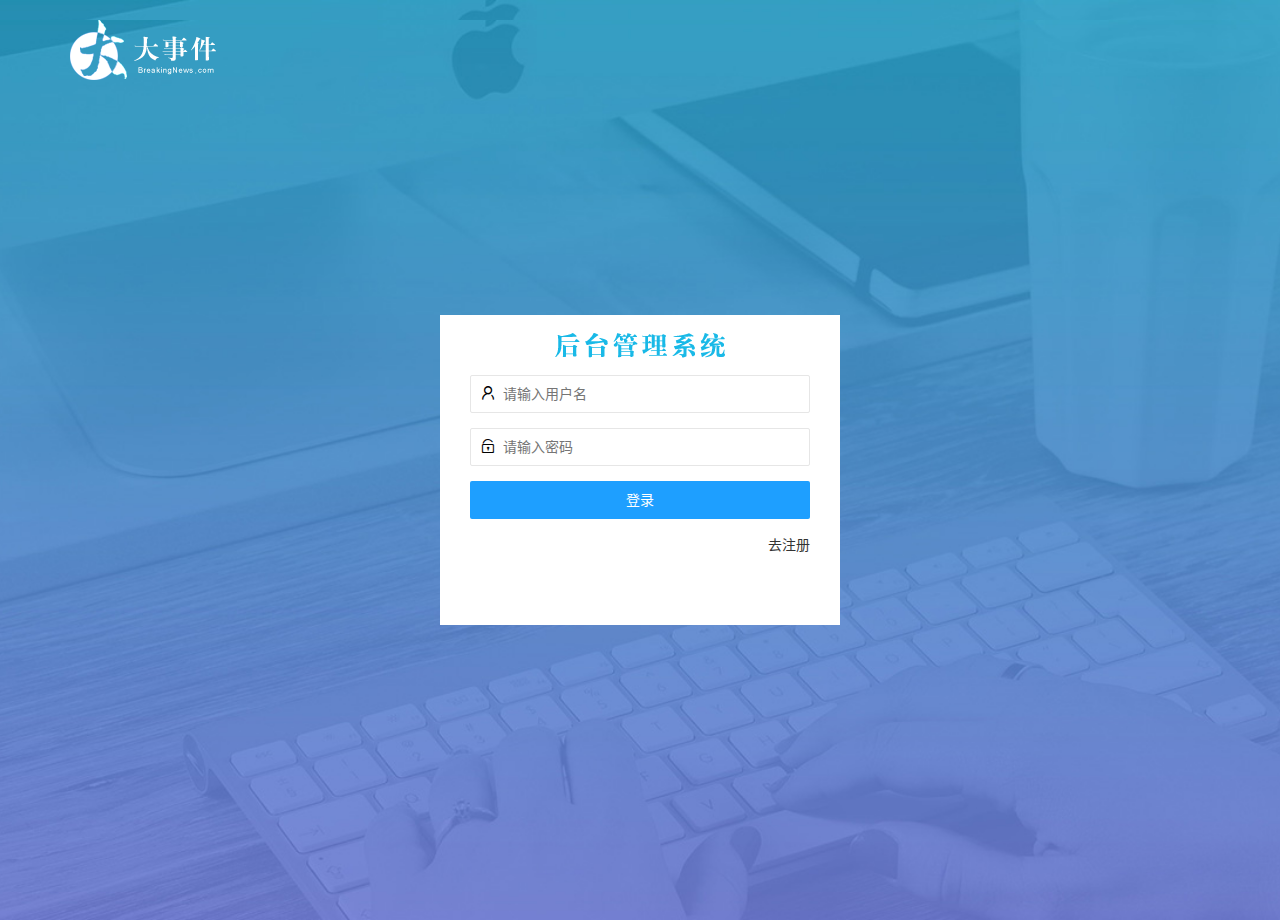
<file: login.html>
<!DOCTYPE html>
<html lang="zh-CN">
<head>
    <meta charset="UTF-8">
    <meta name="viewport" content="width=device-width, initial-scale=1.0">
    <title>Document</title>
    <link rel="stylesheet" href="./assets/lib/layui/css/layui.css">
    <link rel="stylesheet" href="./assets/css/login.css">
</head>
<body>
    <!-- 头部login -->
    <div class="logo layui-main">
        <img src="./assets/images/logo.png" alt="">
    </div>
    <!-- 登录注册区域 -->
    <div class="reglogin">
        <div class="title"></div>
        <div class="login">
            <form class="layui-form" id="form_login">
                <!-- 输入框 -->
                <div class="layui-form-item">
                    <i class="layui-icon layui-icon-username "></i> 
                    <input type="text" name="username" required  lay-verify="required" placeholder="请输入用户名" autocomplete="off" class="layui-input">
                </div>
                <!-- 密码框 -->
                <div class="layui-form-item">
                    <i class="layui-icon layui-icon-password"></i> 
                    <input type="password" name="password" required  lay-verify="required|pwd" placeholder="请输入密码" autocomplete="off" class="layui-input">
                </div>
                <!-- 提交按钮 -->
                <div class="layui-form-item">
                    <button class="layui-btn layui-btn-fluid layui-btn-normal" lay-submit>登录</button>
                </div>
                <div class="layui-form-item links">
                    <a href="javascript:;" id="reg">去注册</a>
                </div>
            </form>
            
        </div>
        <div class="reg">
            <form class="layui-form" id="form_reg">
                <!-- 输入框 -->
                <div class="layui-form-item">
                    <i class="layui-icon layui-icon-username "></i> 
                    <input type="text" name="username" required  lay-verify="required" placeholder="请输入用户名" autocomplete="off" class="layui-input">
                </div>
                <!-- 密码框 -->
                <div class="layui-form-item">
                    <i class="layui-icon layui-icon-password"></i> 
                    <input type="password" name="password" required  lay-verify="required|pwd" placeholder="请输入密码" autocomplete="off" class="layui-input">
                </div>
                <!-- 确认密码 -->
                <div class="layui-form-item">
                    <i class="layui-icon layui-icon-password"></i> 
                    <input type="password" name="repassword" required  lay-verify="required|pwd|repwd" placeholder="再次确认密码" autocomplete="off" class="layui-input">
                </div>
                <!-- 提交按钮 -->
                <div class="layui-form-item">
                    <button class="layui-btn layui-btn-fluid layui-btn-normal" lay-submit>注册</button>
                </div>
                <div class="layui-form-item links">
                    <a href="javascript:;" id="login">去登陆</a>
                </div>
            </form>
            
        </div>
    </div>
    <script src="./assets/lib/jquery.js"></script>
    <script src="./assets/lib/layui/layui.all.js"></script>
    <script src="./assets/js/baseAPI.js"></script>
    <script src="./assets/js/login.js"></script>
</body>
</html>
</file>
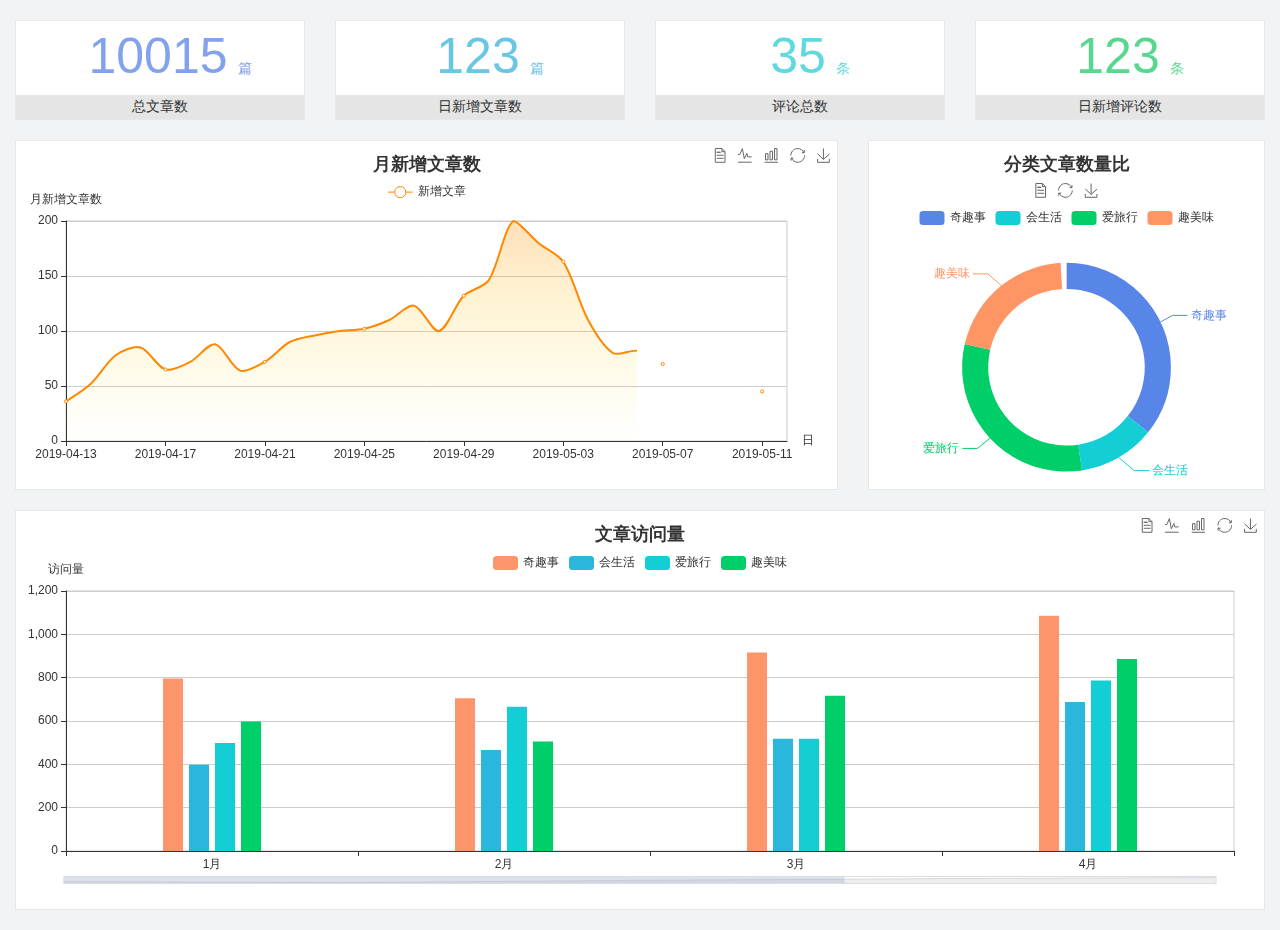
<file: home/dashboard.html>
<!DOCTYPE html>
<html lang="en">

<head>
  <meta charset="UTF-8">
  <meta name="viewport" content="width=device-width, initial-scale=1.0">
  <meta http-equiv="X-UA-Compatible" content="ie=edge">
  <title>图表统计</title>
  <link rel="stylesheet" href="../../assets/lib/bootstrap.css" />
  <link rel="stylesheet" href="../../assets/lib/main.css" />
  <script src="../../assets/lib/jquery.js"></script>
  <script type="text/javascript" src="../../assets/lib/echarts.min.js"></script>
</head>

<body>
  <div class="container-fluid">
    <div class="row spannel_list">
      <div class="col-sm-3 col-xs-6">
        <div class="spannel">
          <em>10015</em><span>篇</span>
          <b>总文章数</b>
        </div>
      </div>
      <div class="col-sm-3 col-xs-6">
        <div class="spannel scolor01">
          <em>123</em><span>篇</span>
          <b>日新增文章数</b>
        </div>
      </div>
      <div class="col-sm-3 col-xs-6">
        <div class="spannel scolor02">
          <em>35</em><span>条</span>
          <b>评论总数</b>
        </div>
      </div>
      <div class="col-sm-3 col-xs-6">
        <div class="spannel scolor03">
          <em>123</em><span>条</span>
          <b>日新增评论数</b>
        </div>
      </div>
    </div>
  </div>

  <div class="container-fluid">
    <div class="row curve-pie">
      <div class="col-lg-8 col-md-8">
        <div class="gragh_pannel" id="curve_show"></div>
      </div>
      <div class="col-lg-4 col-md-4">
        <div class="gragh_pannel" id="pie_show"></div>
      </div>
    </div>
  </div>

  <div class="container-fluid">
    <div class="column_pannel" id="column_show"></div>
  </div>

  <script>
    var oChart = echarts.init(document.getElementById('curve_show'));
    var aList_all = [
      { 'count': 36, 'date': '2019-04-13' },
      { 'count': 52, 'date': '2019-04-14' },
      { 'count': 78, 'date': '2019-04-15' },
      { 'count': 85, 'date': '2019-04-16' },
      { 'count': 65, 'date': '2019-04-17' },
      { 'count': 72, 'date': '2019-04-18' },
      { 'count': 88, 'date': '2019-04-19' },
      { 'count': 64, 'date': '2019-04-20' },
      { 'count': 72, 'date': '2019-04-21' },
      { 'count': 90, 'date': '2019-04-22' },
      { 'count': 96, 'date': '2019-04-23' },
      { 'count': 100, 'date': '2019-04-24' },
      { 'count': 102, 'date': '2019-04-25' },
      { 'count': 110, 'date': '2019-04-26' },
      { 'count': 123, 'date': '2019-04-27' },
      { 'count': 100, 'date': '2019-04-28' },
      { 'count': 132, 'date': '2019-04-29' },
      { 'count': 146, 'date': '2019-04-30' },
      { 'count': 200, 'date': '2019-05-01' },
      { 'count': 180, 'date': '2019-05-02' },
      { 'count': 163, 'date': '2019-05-03' },
      { 'count': 110, 'date': '2019-05-04' },
      { 'count': 80, 'date': '2019-05-05' },
      { 'count': 82, 'date': '2019-05-06' },
      { 'count': 70, 'date': '2019-05-07' },
      { 'count': 65, 'date': '2019-05-08' },
      { 'count': 54, 'date': '2019-05-09' },
      { 'count': 40, 'date': '2019-05-10' },
      { 'count': 45, 'date': '2019-05-11' },
      { 'count': 38, 'date': '2019-05-12' },
    ];

    let aCount = [];
    let aDate = [];

    for (var i = 0; i < aList_all.length; i++) {
      aCount.push(aList_all[i].count);
      aDate.push(aList_all[i].date);
    }

    var chartopt = {
      title: {
        text: '月新增文章数',
        left: 'center',
        top: '10'
      },
      tooltip: {
        trigger: 'axis'
      },
      legend: {
        data: ['新增文章'],
        top: '40'
      },
      toolbox: {
        show: true,
        feature: {
          mark: { show: true },
          dataView: { show: true, readOnly: false },
          magicType: { show: true, type: ['line', 'bar'] },
          restore: { show: true },
          saveAsImage: { show: true }
        }
      },
      calculable: true,
      xAxis: [
        {
          name: '日',
          type: 'category',
          boundaryGap: false,
          data: aDate
        }
      ],
      yAxis: [
        {
          name: '月新增文章数',
          type: 'value'
        }
      ],
      series: [
        {
          name: '新增文章',
          type: 'line',
          smooth: true,
          itemStyle: { normal: { areaStyle: { type: 'default' }, color: '#f80' }, lineStyle: { color: '#f80' } },
          data: aCount
        }],
      areaStyle: {
        normal: {
          color: new echarts.graphic.LinearGradient(0, 0, 0, 1, [{
            offset: 0,
            color: 'rgba(255,136,0,0.39)'
          }, {
            offset: .34,
            color: 'rgba(255,180,0,0.25)'
          }, {
            offset: 1,
            color: 'rgba(255,222,0,0.00)'
          }])

        }
      },
      grid: {
        show: true,
        x: 50,
        x2: 50,
        y: 80,
        height: 220
      }
    };

    oChart.setOption(chartopt);


    var oPie = echarts.init(document.getElementById('pie_show'));
    var oPieopt =
    {
      title: {
        top: 10,
        text: '分类文章数量比',
        x: 'center'
      },
      tooltip: {
        trigger: 'item',
        formatter: "{a} <br/>{b} : {c} ({d}%)"
      },
      color: ['#5885e8', '#13cfd5', '#00ce68', '#ff9565'],
      legend: {
        x: 'center',
        top: 65,
        data: ['奇趣事', '会生活', '爱旅行', '趣美味']
      },
      toolbox: {
        show: true,
        x: 'center',
        top: 35,
        feature: {
          mark: { show: true },
          dataView: { show: true, readOnly: false },
          magicType: {
            show: true,
            type: ['pie', 'funnel'],
            option: {
              funnel: {
                x: '25%',
                width: '50%',
                funnelAlign: 'left',
                max: 1548
              }
            }
          },
          restore: { show: true },
          saveAsImage: { show: true }
        }
      },
      calculable: true,
      series: [
        {
          name: '访问来源',
          type: 'pie',
          radius: ['45%', '60%'],
          center: ['50%', '65%'],
          data: [
            { value: 300, name: '奇趣事' },
            { value: 100, name: '会生活' },
            { value: 260, name: '爱旅行' },
            { value: 180, name: '趣美味' }
          ]
        }
      ]
    };
    oPie.setOption(oPieopt);



    var oColumn = this.echarts.init(document.getElementById('column_show'));
    var oColumnopt =
    {
      title: {
        text: '文章访问量',
        left: 'center',
        top: '10'
      },
      tooltip: {
        trigger: 'axis'
      },
      legend: {
        data: ['奇趣事', '会生活', '爱旅行', '趣美味'],
        top: '40'
      },
      toolbox: {
        show: true,
        feature: {
          mark: { show: true },
          dataView: { show: true, readOnly: false },
          magicType: { show: true, type: ['line', 'bar'] },
          restore: { show: true },
          saveAsImage: { show: true }
        }
      },
      calculable: true,
      xAxis: [
        {
          type: 'category',
          data: ['1月', '2月', '3月', '4月', '5月']
        }
      ],
      yAxis: [
        {
          name: '访问量',
          type: 'value'
        }
      ],
      series: [
        {
          name: '奇趣事',
          type: 'bar',
          barWidth: 20,
          itemStyle: {
            normal: { areaStyle: { type: 'default' }, color: '#fd956a' }
          },
          data: [800, 708, 920, 1090, 1200]
        },
        {
          name: '会生活',
          type: 'bar',
          barWidth: 20,
          itemStyle: {
            normal: { areaStyle: { type: 'default' }, color: '#2bb6db' }
          },
          data: [400, 468, 520, 690, 800]
        },
        {
          name: '爱旅行',
          type: 'bar',
          barWidth: 20,
          itemStyle: {
            normal: { areaStyle: { type: 'default' }, color: '#13cfd5' }
          },
          data: [500, 668, 520, 790, 900]
        },
        {
          name: '趣美味',
          type: 'bar',
          barWidth: 20,
          itemStyle: {
            normal: { areaStyle: { type: 'default' }, color: '#00ce68' }
          },
          data: [600, 508, 720, 890, 1000]
        }
      ],
      grid: {
        show: true,
        x: 50,
        x2: 30,
        y: 80,
        height: 260
      },
      dataZoom: [//给x轴设置滚动条
        {
          start: 0,//默认为0
          end: 100 - 1000 / 31,//默认为100
          type: 'slider',
          show: true,
          xAxisIndex: [0],
          handleSize: 0,//滑动条的 左右2个滑动条的大小
          height: 8,//组件高度
          left: 45, //左边的距离
          right: 50,//右边的距离
          bottom: 26,//右边的距离
          handleColor: '#ddd',//h滑动图标的颜色
          handleStyle: {
            borderColor: "#cacaca",
            borderWidth: "1",
            shadowBlur: 2,
            background: "#ddd",
            shadowColor: "#ddd",
          }
        }]
    };
    oColumn.setOption(oColumnopt);
  </script>
</body>

</html>
</file>
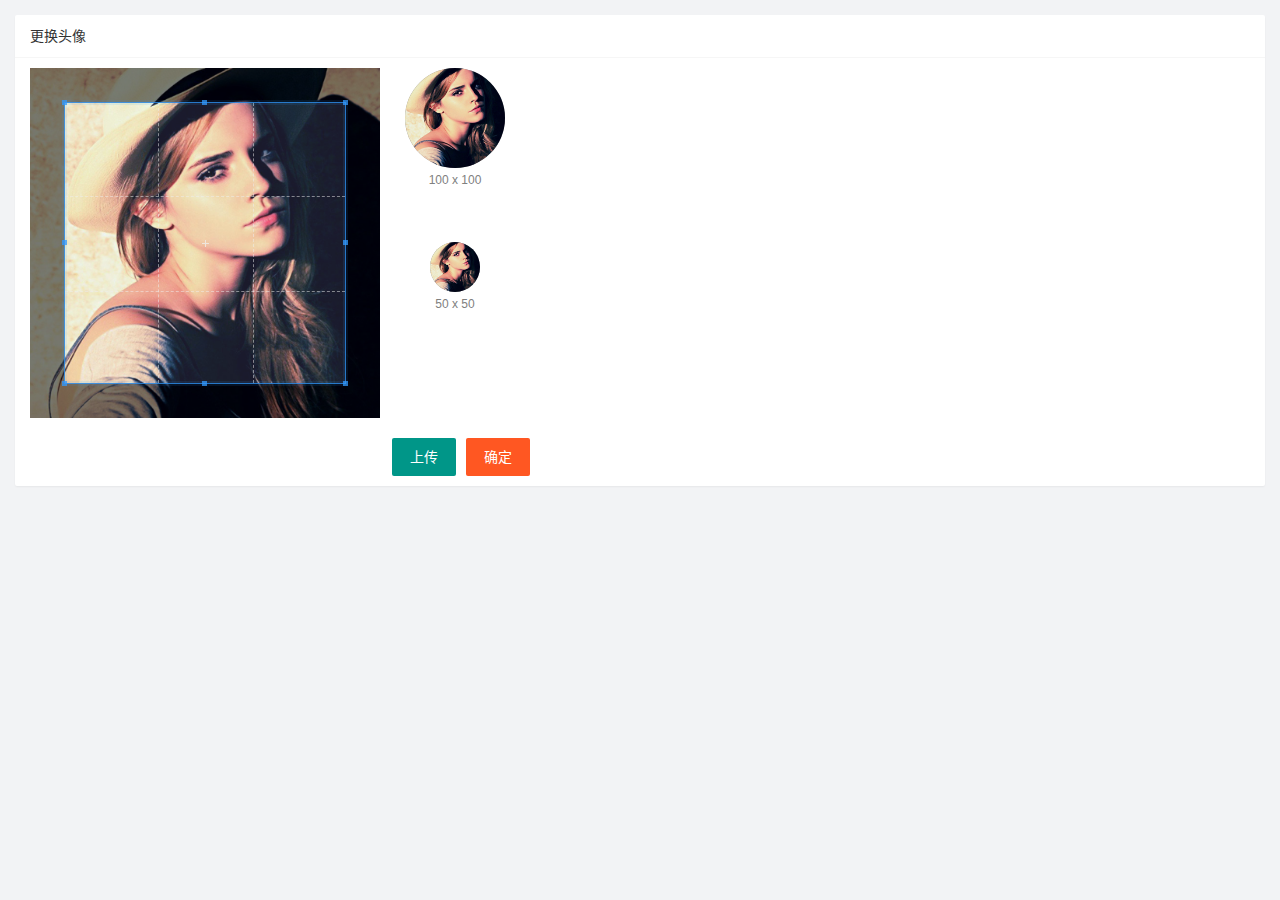
<file: user/user_avatar.html>
<!DOCTYPE html>
<html lang="zh-CN">
<head>
    <meta charset="UTF-8">
    <meta name="viewport" content="width=device-width, initial-scale=1.0">
    <title>Document</title>
    <link rel="stylesheet" href="../assets/lib/layui/css/layui.css">
    <link rel="stylesheet" href="../assets/lib/cropper/cropper.css">
    <link rel="stylesheet" href="../assets/css/user/user_avatar.css">
</head>
<body>
    <div class="layui-card">
        <div class="layui-card-header">更换头像</div>
        <div class="layui-card-body">
          <!-- 第一行的图片裁剪和预览区域 -->
            <div class="row1">
                <!-- 图片裁剪区域 -->
                <div class="cropper-box">
                <!-- 这个 img 标签很重要，将来会把它初始化为裁剪区域 -->
                <img id="image" src="/assets/images/sample.jpg" />
                </div>
                <!-- 图片的预览区域 -->
                <div class="preview-box">
                <div>
                    <!-- 宽高为 100px 的预览区域 -->
                    <div class="img-preview w100"></div>
                    <p class="size">100 x 100</p>
                </div>
                <div>
                    <!-- 宽高为 50px 的预览区域 -->
                    <div class="img-preview w50"></div>
                    <p class="size">50 x 50</p>
                </div>
                </div>
            </div>

            <!-- 第二行的按钮区域 -->
            <div class="row2">
                <!-- accept可以指定用户上传文件的类型 -->
                <input type="file"  id="file" accept="image/png,image/jpeg">
                <button type="button" class="layui-btn" id="btnchooseImage">上传</button>
                <button type="button" class="layui-btn layui-btn-danger" id="btnUpload">确定</button>
            </div>
        </div>
      </div>
      <script src="../assets/lib/layui/layui.all.js"></script>
      <script src="../assets/lib/jquery.js"></script>
      <script src="../assets/lib/cropper/Cropper.js"></script>
      <script src="../assets/lib/cropper/jquery-cropper.js"></script>
      <script src="../assets/js/baseAPI.js"></script>
      <script src="../assets/js/user/user_avatar.js"></script>
</body>
</html>
</file>
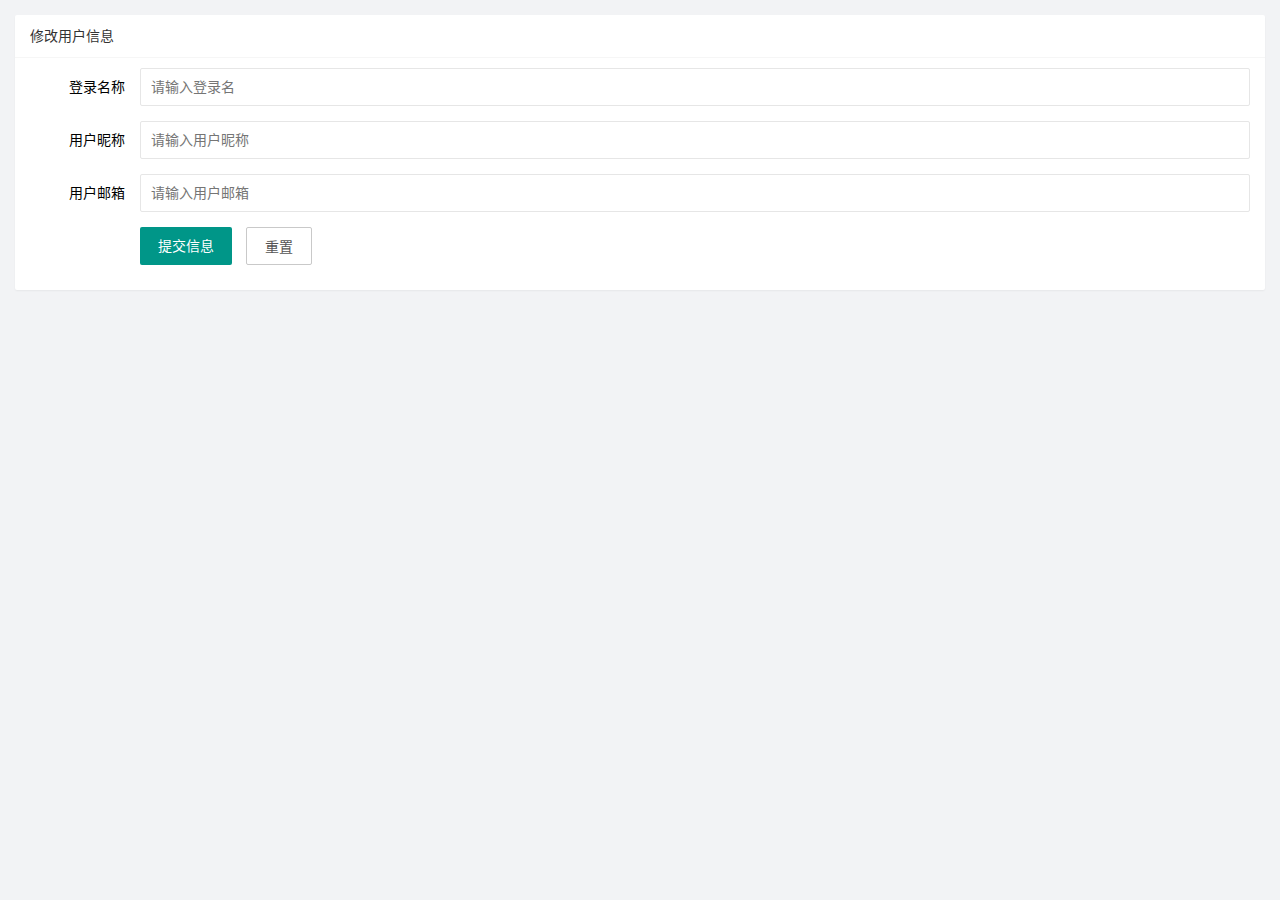
<file: user/user_info.html>
<!DOCTYPE html>
<html lang="zh-CN">
<head>
    <meta charset="UTF-8">
    <meta name="viewport" content="width=device-width, initial-scale=1.0">
    <title>Document</title>
    <link rel="stylesheet" href="../assets/lib/layui/css/layui.css">
    <link rel="stylesheet" href="../assets/css/user/user_info.css">
</head>
<body>
    <div class="layui-card">
        <div class="layui-card-header">修改用户信息</div>
        <div class="layui-card-body">
            <form class="layui-form" lay-filter="formUserInfo">
                <!-- 隐藏域 -->
                <input type="hidden" name="id">
                <!-- 登录名称 -->
                <div class="layui-form-item">
                  <label class="layui-form-label">登录名称</label>
                  <div class="layui-input-block">
                    <input type="text" name="username"   lay-verify="required" placeholder="请输入登录名" autocomplete="off" class="layui-input" required disabled>
                  </div>
                </div>
                <!-- 用户昵称 -->
                <div class="layui-form-item">
                    <label class="layui-form-label">用户昵称</label>
                    <div class="layui-input-block">
                      <input type="text" name="nickname" required  lay-verify="required|nickname" placeholder="请输入用户昵称" autocomplete="off" class="layui-input">
                    </div>
                </div>
                <!-- 用户邮箱 -->
                <div class="layui-form-item">
                    <label class="layui-form-label">用户邮箱</label>
                    <div class="layui-input-block">
                      <input type="text" name="email" required  lay-verify="required|email" placeholder="请输入用户邮箱" autocomplete="off" class="layui-input">
                    </div>
                </div>
                <!-- 按钮 -->
                <div class="layui-form-item">
                    <div class="layui-input-block">
                      <button class="layui-btn" lay-submit lay-filter="formDemo">提交信息</button>
                      <button type="reset" class="layui-btn layui-btn-primary" id="btnreset">重置</button>
                    </div>
                  </div>
            </form>
        </div>
      </div>
      <script src="../assets/lib/layui/layui.all.js"></script>
      <script src="../assets/lib/jquery.js"></script>
      <script src="../assets/js/baseAPI.js"></script>
      <script src="../assets/js/user/user_info.js"></script>
</body>
</html>
</file>
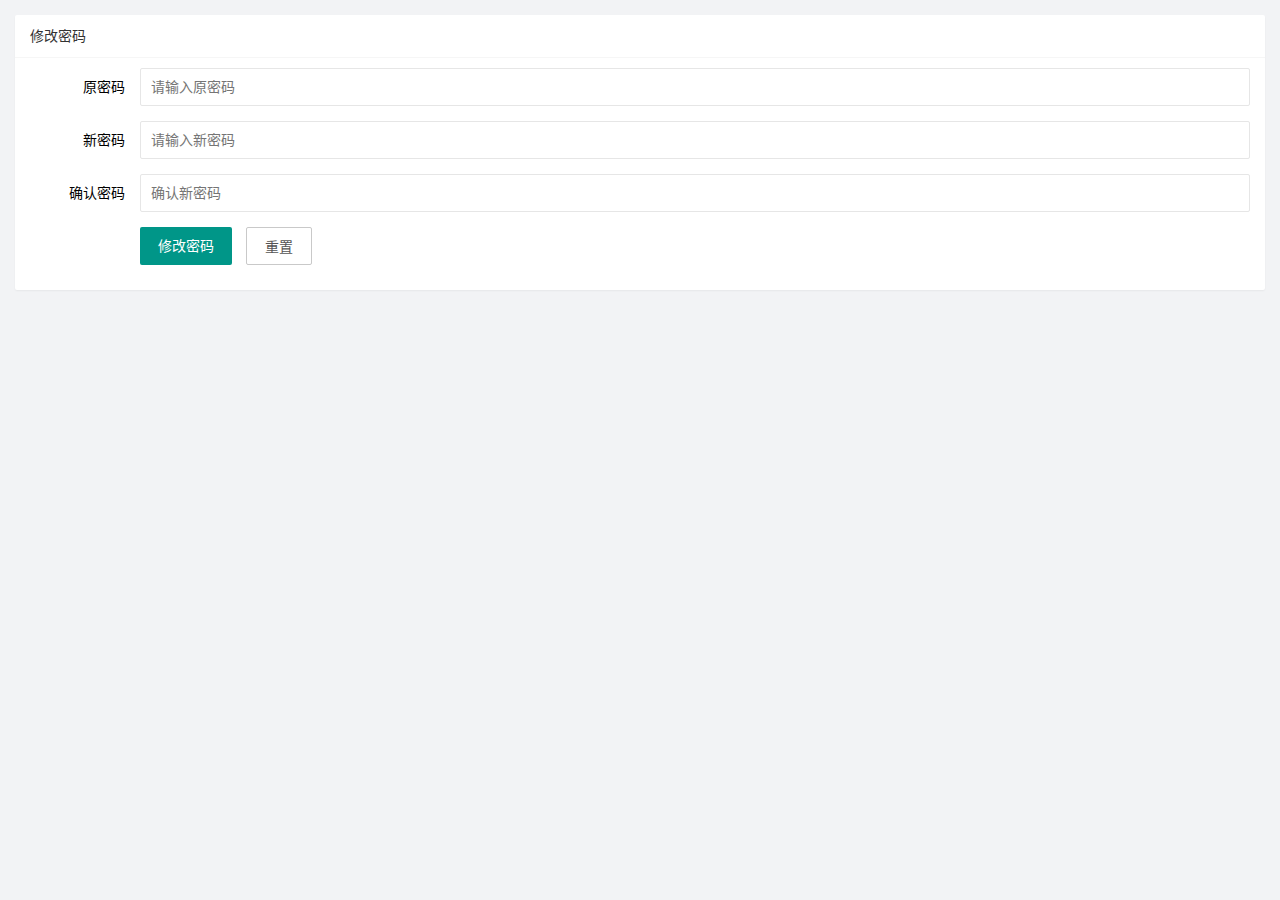
<file: user/user_pwd.html>
<!DOCTYPE html>
<html lang="zh-CN">
<head>
    <meta charset="UTF-8">
    <meta name="viewport" content="width=device-width, initial-scale=1.0">
    <title>Document</title>
    <link rel="stylesheet" href="../assets/lib/layui/css/layui.css">
    <link rel="stylesheet" href="../assets/css/user/user_pwd.css">
</head>
<body>
    <div class="layui-card">
        <div class="layui-card-header">修改密码</div>
        <div class="layui-card-body">
            <form class="layui-form" lay-filter="formpwd">
                <!-- 原密码 -->
                <div class="layui-form-item" >
                  <label class="layui-form-label">原密码</label>
                  <div class="layui-input-block">
                    <input type="password" name="oldPwd" required  lay-verify="required|pwd" placeholder="请输入原密码" autocomplete="off" class="layui-input">
                  </div>
                </div>
                <!-- 新密码 -->
                <div class="layui-form-item">
                    <label class="layui-form-label">新密码</label>
                    <div class="layui-input-block">
                      <input type="password" name="newPwd" required  lay-verify="required|samePwd" placeholder="请输入新密码" autocomplete="off" class="layui-input">
                    </div>
                </div>
                <!-- 确认密码 -->
                <div class="layui-form-item">
                    <label class="layui-form-label">确认密码</label>
                    <div class="layui-input-block">
                      <input type="password" name="rePwd" required  lay-verify="required|rePwd" placeholder="确认新密码" autocomplete="off" class="layui-input">
                    </div>
                </div>
                <!-- 确认按钮 -->
                <div class="layui-form-item">
                    <div class="layui-input-block">
                      <button class="layui-btn" lay-submit lay-filter="formDemo">修改密码</button>
                      <button type="reset" class="layui-btn layui-btn-primary">重置</button>
                    </div>
                </div>
            </form>
        </div>
      </div>
      <script src="../assets/lib/layui/layui.all.js"></script>
    <script src="../assets/lib/jquery.js"></script>
    <script src="../assets/js/baseAPI.js"></script>
    <script src="../assets/js/user/user_pwd.js"></script>
</body>
</html>
</file>
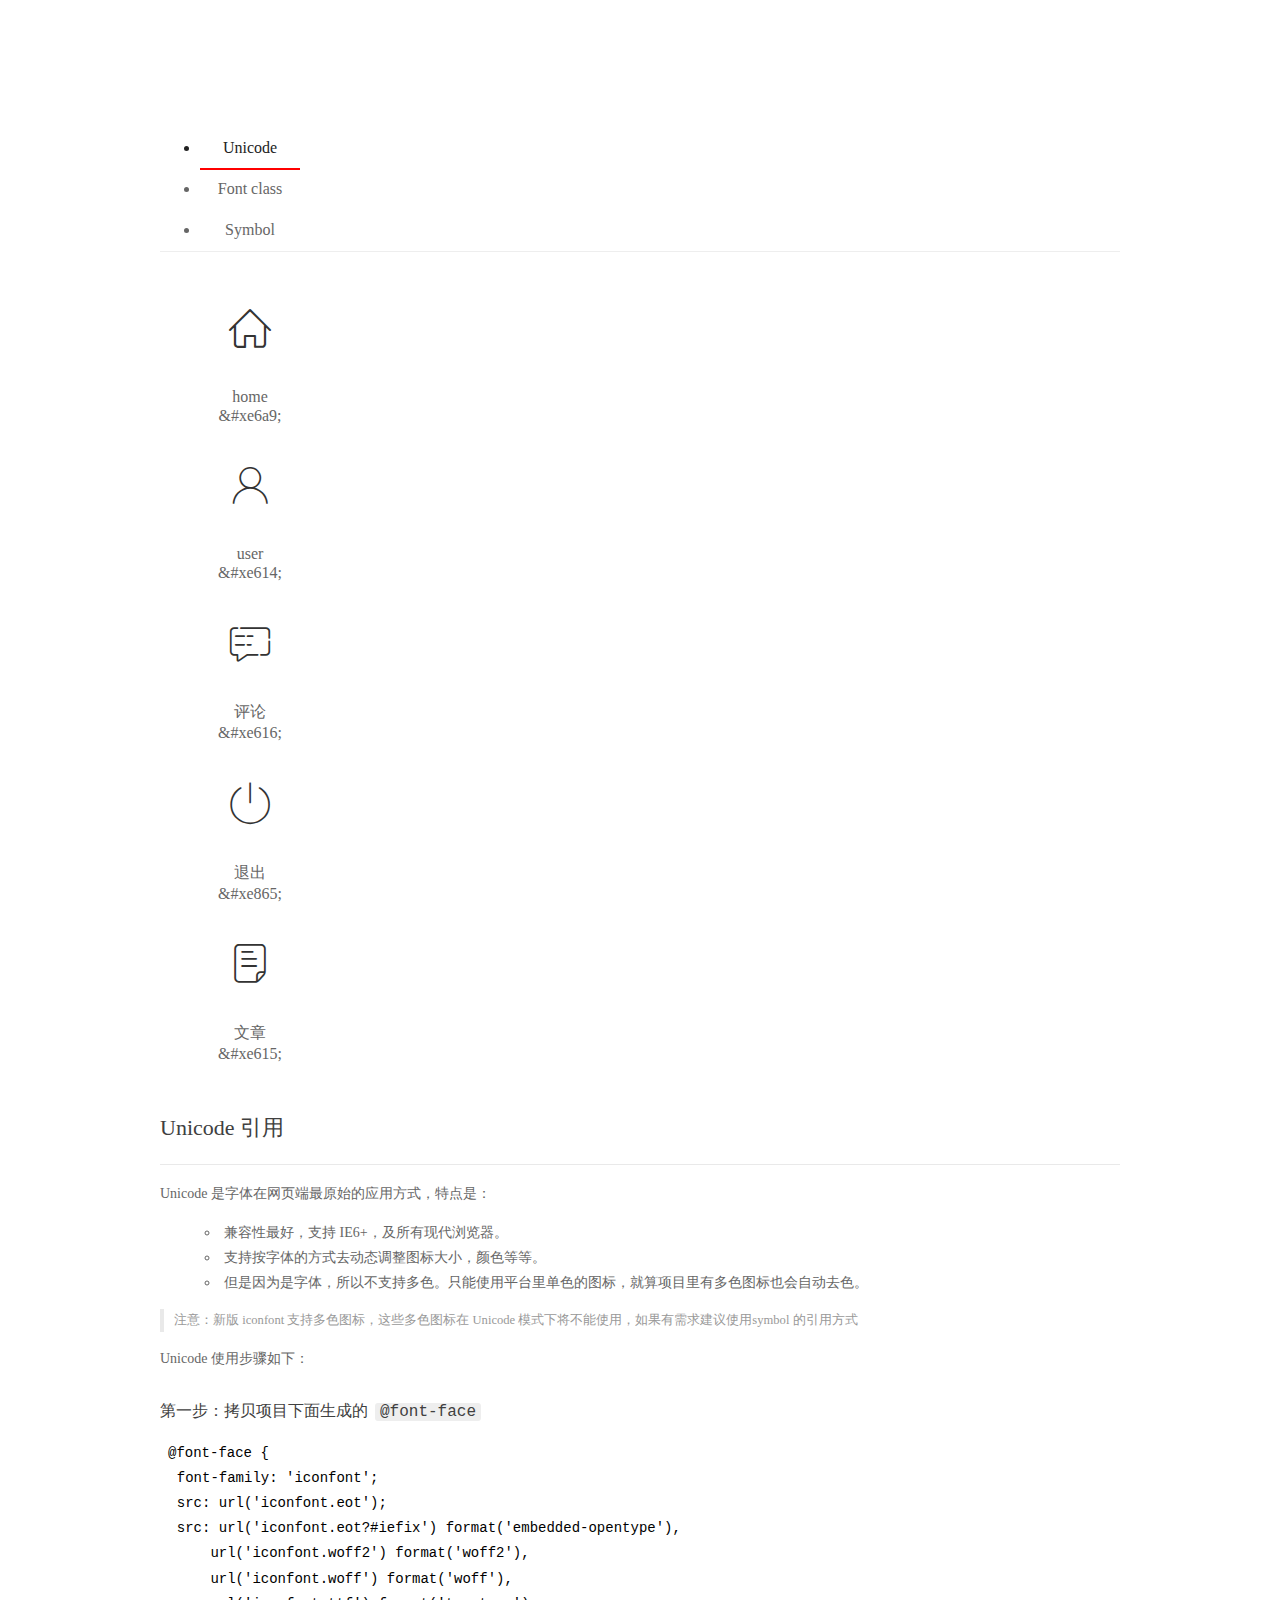
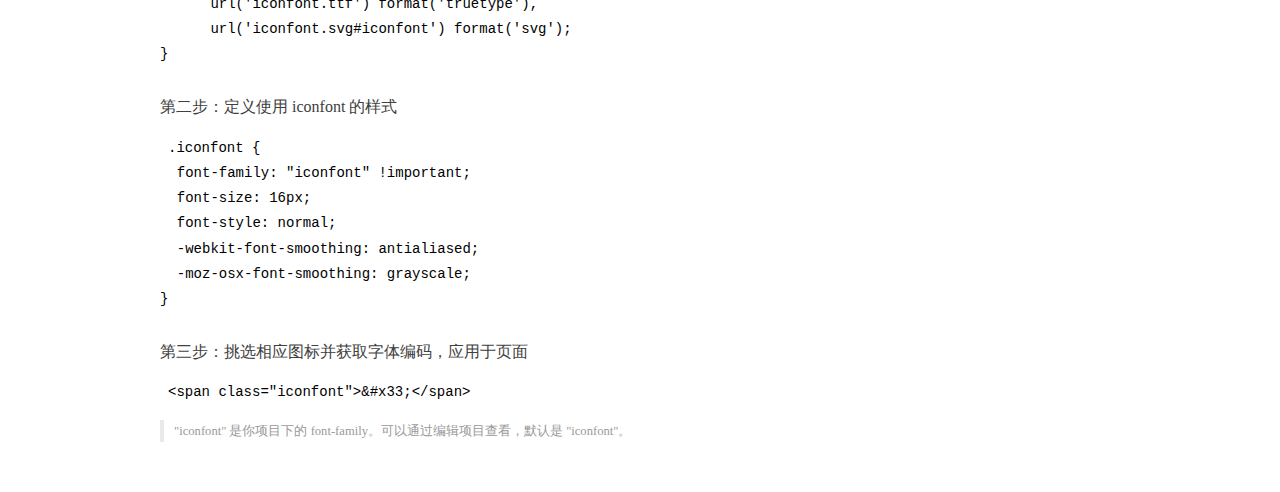
<file: assets/fonts/demo_index.html>
<!DOCTYPE html>
<html>
<head>
  <meta charset="utf-8"/>
  <title>IconFont Demo</title>
  <link rel="shortcut icon" href="https://gtms04.alicdn.com/tps/i4/TB1_oz6GVXXXXaFXpXXJDFnIXXX-64-64.ico" type="image/x-icon"/>
  <link rel="stylesheet" href="https://g.alicdn.com/thx/cube/1.3.2/cube.min.css">
  <link rel="stylesheet" href="demo.css">
  <link rel="stylesheet" href="iconfont.css">
  <script src="iconfont.js"></script>
  <!-- jQuery -->
  <script src="https://a1.alicdn.com/oss/uploads/2018/12/26/7bfddb60-08e8-11e9-9b04-53e73bb6408b.js"></script>
  <!-- 代码高亮 -->
  <script src="https://a1.alicdn.com/oss/uploads/2018/12/26/a3f714d0-08e6-11e9-8a15-ebf944d7534c.js"></script>
</head>
<body>
  <div class="main">
    <h1 class="logo"><a href="https://www.iconfont.cn/" title="iconfont 首页" target="_blank">&#xe86b;</a></h1>
    <div class="nav-tabs">
      <ul id="tabs" class="dib-box">
        <li class="dib active"><span>Unicode</span></li>
        <li class="dib"><span>Font class</span></li>
        <li class="dib"><span>Symbol</span></li>
      </ul>
      
    </div>
    <div class="tab-container">
      <div class="content unicode" style="display: block;">
          <ul class="icon_lists dib-box">
          
            <li class="dib">
              <span class="icon iconfont">&#xe6a9;</span>
                <div class="name">home</div>
                <div class="code-name">&amp;#xe6a9;</div>
              </li>
          
            <li class="dib">
              <span class="icon iconfont">&#xe614;</span>
                <div class="name">user</div>
                <div class="code-name">&amp;#xe614;</div>
              </li>
          
            <li class="dib">
              <span class="icon iconfont">&#xe616;</span>
                <div class="name">评论</div>
                <div class="code-name">&amp;#xe616;</div>
              </li>
          
            <li class="dib">
              <span class="icon iconfont">&#xe865;</span>
                <div class="name">退出</div>
                <div class="code-name">&amp;#xe865;</div>
              </li>
          
            <li class="dib">
              <span class="icon iconfont">&#xe615;</span>
                <div class="name">文章</div>
                <div class="code-name">&amp;#xe615;</div>
              </li>
          
          </ul>
          <div class="article markdown">
          <h2 id="unicode-">Unicode 引用</h2>
          <hr>

          <p>Unicode 是字体在网页端最原始的应用方式，特点是：</p>
          <ul>
            <li>兼容性最好，支持 IE6+，及所有现代浏览器。</li>
            <li>支持按字体的方式去动态调整图标大小，颜色等等。</li>
            <li>但是因为是字体，所以不支持多色。只能使用平台里单色的图标，就算项目里有多色图标也会自动去色。</li>
          </ul>
          <blockquote>
            <p>注意：新版 iconfont 支持多色图标，这些多色图标在 Unicode 模式下将不能使用，如果有需求建议使用symbol 的引用方式</p>
          </blockquote>
          <p>Unicode 使用步骤如下：</p>
          <h3 id="-font-face">第一步：拷贝项目下面生成的 <code>@font-face</code></h3>
<pre><code class="language-css"
>@font-face {
  font-family: 'iconfont';
  src: url('iconfont.eot');
  src: url('iconfont.eot?#iefix') format('embedded-opentype'),
      url('iconfont.woff2') format('woff2'),
      url('iconfont.woff') format('woff'),
      url('iconfont.ttf') format('truetype'),
      url('iconfont.svg#iconfont') format('svg');
}
</code></pre>
          <h3 id="-iconfont-">第二步：定义使用 iconfont 的样式</h3>
<pre><code class="language-css"
>.iconfont {
  font-family: "iconfont" !important;
  font-size: 16px;
  font-style: normal;
  -webkit-font-smoothing: antialiased;
  -moz-osx-font-smoothing: grayscale;
}
</code></pre>
          <h3 id="-">第三步：挑选相应图标并获取字体编码，应用于页面</h3>
<pre>
<code class="language-html"
>&lt;span class="iconfont"&gt;&amp;#x33;&lt;/span&gt;
</code></pre>
          <blockquote>
            <p>"iconfont" 是你项目下的 font-family。可以通过编辑项目查看，默认是 "iconfont"。</p>
          </blockquote>
          </div>
      </div>
      <div class="content font-class">
        <ul class="icon_lists dib-box">
          
          <li class="dib">
            <span class="icon iconfont icon-home"></span>
            <div class="name">
              home
            </div>
            <div class="code-name">.icon-home
            </div>
          </li>
          
          <li class="dib">
            <span class="icon iconfont icon-user"></span>
            <div class="name">
              user
            </div>
            <div class="code-name">.icon-user
            </div>
          </li>
          
          <li class="dib">
            <span class="icon iconfont icon-pinglun"></span>
            <div class="name">
              评论
            </div>
            <div class="code-name">.icon-pinglun
            </div>
          </li>
          
          <li class="dib">
            <span class="icon iconfont icon-tuichu"></span>
            <div class="name">
              退出
            </div>
            <div class="code-name">.icon-tuichu
            </div>
          </li>
          
          <li class="dib">
            <span class="icon iconfont icon-16"></span>
            <div class="name">
              文章
            </div>
            <div class="code-name">.icon-16
            </div>
          </li>
          
        </ul>
        <div class="article markdown">
        <h2 id="font-class-">font-class 引用</h2>
        <hr>

        <p>font-class 是 Unicode 使用方式的一种变种，主要是解决 Unicode 书写不直观，语意不明确的问题。</p>
        <p>与 Unicode 使用方式相比，具有如下特点：</p>
        <ul>
          <li>兼容性良好，支持 IE8+，及所有现代浏览器。</li>
          <li>相比于 Unicode 语意明确，书写更直观。可以很容易分辨这个 icon 是什么。</li>
          <li>因为使用 class 来定义图标，所以当要替换图标时，只需要修改 class 里面的 Unicode 引用。</li>
          <li>不过因为本质上还是使用的字体，所以多色图标还是不支持的。</li>
        </ul>
        <p>使用步骤如下：</p>
        <h3 id="-fontclass-">第一步：引入项目下面生成的 fontclass 代码：</h3>
<pre><code class="language-html">&lt;link rel="stylesheet" href="./iconfont.css"&gt;
</code></pre>
        <h3 id="-">第二步：挑选相应图标并获取类名，应用于页面：</h3>
<pre><code class="language-html">&lt;span class="iconfont icon-xxx"&gt;&lt;/span&gt;
</code></pre>
        <blockquote>
          <p>"
            iconfont" 是你项目下的 font-family。可以通过编辑项目查看，默认是 "iconfont"。</p>
        </blockquote>
      </div>
      </div>
      <div class="content symbol">
          <ul class="icon_lists dib-box">
          
            <li class="dib">
                <svg class="icon svg-icon" aria-hidden="true">
                  <use xlink:href="#icon-home"></use>
                </svg>
                <div class="name">home</div>
                <div class="code-name">#icon-home</div>
            </li>
          
            <li class="dib">
                <svg class="icon svg-icon" aria-hidden="true">
                  <use xlink:href="#icon-user"></use>
                </svg>
                <div class="name">user</div>
                <div class="code-name">#icon-user</div>
            </li>
          
            <li class="dib">
                <svg class="icon svg-icon" aria-hidden="true">
                  <use xlink:href="#icon-pinglun"></use>
                </svg>
                <div class="name">评论</div>
                <div class="code-name">#icon-pinglun</div>
            </li>
          
            <li class="dib">
                <svg class="icon svg-icon" aria-hidden="true">
                  <use xlink:href="#icon-tuichu"></use>
                </svg>
                <div class="name">退出</div>
                <div class="code-name">#icon-tuichu</div>
            </li>
          
            <li class="dib">
                <svg class="icon svg-icon" aria-hidden="true">
                  <use xlink:href="#icon-16"></use>
                </svg>
                <div class="name">文章</div>
                <div class="code-name">#icon-16</div>
            </li>
          
          </ul>
          <div class="article markdown">
          <h2 id="symbol-">Symbol 引用</h2>
          <hr>

          <p>这是一种全新的使用方式，应该说这才是未来的主流，也是平台目前推荐的用法。相关介绍可以参考这篇<a href="">文章</a>
            这种用法其实是做了一个 SVG 的集合，与另外两种相比具有如下特点：</p>
          <ul>
            <li>支持多色图标了，不再受单色限制。</li>
            <li>通过一些技巧，支持像字体那样，通过 <code>font-size</code>, <code>color</code> 来调整样式。</li>
            <li>兼容性较差，支持 IE9+，及现代浏览器。</li>
            <li>浏览器渲染 SVG 的性能一般，还不如 png。</li>
          </ul>
          <p>使用步骤如下：</p>
          <h3 id="-symbol-">第一步：引入项目下面生成的 symbol 代码：</h3>
<pre><code class="language-html">&lt;script src="./iconfont.js"&gt;&lt;/script&gt;
</code></pre>
          <h3 id="-css-">第二步：加入通用 CSS 代码（引入一次就行）：</h3>
<pre><code class="language-html">&lt;style&gt;
.icon {
  width: 1em;
  height: 1em;
  vertical-align: -0.15em;
  fill: currentColor;
  overflow: hidden;
}
&lt;/style&gt;
</code></pre>
          <h3 id="-">第三步：挑选相应图标并获取类名，应用于页面：</h3>
<pre><code class="language-html">&lt;svg class="icon" aria-hidden="true"&gt;
  &lt;use xlink:href="#icon-xxx"&gt;&lt;/use&gt;
&lt;/svg&gt;
</code></pre>
          </div>
      </div>

    </div>
  </div>
  <script>
  $(document).ready(function () {
      $('.tab-container .content:first').show()

      $('#tabs li').click(function (e) {
        var tabContent = $('.tab-container .content')
        var index = $(this).index()

        if ($(this).hasClass('active')) {
          return
        } else {
          $('#tabs li').removeClass('active')
          $(this).addClass('active')

          tabContent.hide().eq(index).fadeIn()
        }
      })
    })
  </script>
</body>
</html>
</file>
<file: assets/lib/layui/css/layui.css>
/** layui-v2.5.5 MIT License By https://www.layui.com */
 .layui-inline,img{display:inline-block;vertical-align:middle}h1,h2,h3,h4,h5,h6{font-weight:400}.layui-edge,.layui-header,.layui-inline,.layui-main{position:relative}.layui-body,.layui-edge,.layui-elip{overflow:hidden}.layui-btn,.layui-edge,.layui-inline,img{vertical-align:middle}.layui-btn,.layui-disabled,.layui-icon,.layui-unselect{-moz-user-select:none;-webkit-user-select:none;-ms-user-select:none}.layui-elip,.layui-form-checkbox span,.layui-form-pane .layui-form-label{text-overflow:ellipsis;white-space:nowrap}.layui-breadcrumb,.layui-tree-btnGroup{visibility:hidden}blockquote,body,button,dd,div,dl,dt,form,h1,h2,h3,h4,h5,h6,input,li,ol,p,pre,td,textarea,th,ul{margin:0;padding:0;-webkit-tap-highlight-color:rgba(0,0,0,0)}a:active,a:hover{outline:0}img{border:none}li{list-style:none}table{border-collapse:collapse;border-spacing:0}h4,h5,h6{font-size:100%}button,input,optgroup,option,select,textarea{font-family:inherit;font-size:inherit;font-style:inherit;font-weight:inherit;outline:0}pre{white-space:pre-wrap;white-space:-moz-pre-wrap;white-space:-pre-wrap;white-space:-o-pre-wrap;word-wrap:break-word}body{line-height:24px;font:14px Helvetica Neue,Helvetica,PingFang SC,Tahoma,Arial,sans-serif}hr{height:1px;margin:10px 0;border:0;clear:both}a{color:#333;text-decoration:none}a:hover{color:#777}a cite{font-style:normal;*cursor:pointer}.layui-border-box,.layui-border-box *{box-sizing:border-box}.layui-box,.layui-box *{box-sizing:content-box}.layui-clear{clear:both;*zoom:1}.layui-clear:after{content:'\20';clear:both;*zoom:1;display:block;height:0}.layui-inline{*display:inline;*zoom:1}.layui-edge{display:inline-block;width:0;height:0;border-width:6px;border-style:dashed;border-color:transparent}.layui-edge-top{top:-4px;border-bottom-color:#999;border-bottom-style:solid}.layui-edge-right{border-left-color:#999;border-left-style:solid}.layui-edge-bottom{top:2px;border-top-color:#999;border-top-style:solid}.layui-edge-left{border-right-color:#999;border-right-style:solid}.layui-disabled,.layui-disabled:hover{color:#d2d2d2!important;cursor:not-allowed!important}.layui-circle{border-radius:100%}.layui-show{display:block!important}.layui-hide{display:none!important}@font-face{font-family:layui-icon;src:url(../font/iconfont.eot?v=250);src:url(../font/iconfont.eot?v=250#iefix) format('embedded-opentype'),url(../font/iconfont.woff2?v=250) format('woff2'),url(../font/iconfont.woff?v=250) format('woff'),url(../font/iconfont.ttf?v=250) format('truetype'),url(../font/iconfont.svg?v=250#layui-icon) format('svg')}.layui-icon{font-family:layui-icon!important;font-size:16px;font-style:normal;-webkit-font-smoothing:antialiased;-moz-osx-font-smoothing:grayscale}.layui-icon-reply-fill:before{content:"\e611"}.layui-icon-set-fill:before{content:"\e614"}.layui-icon-menu-fill:before{content:"\e60f"}.layui-icon-search:before{content:"\e615"}.layui-icon-share:before{content:"\e641"}.layui-icon-set-sm:before{content:"\e620"}.layui-icon-engine:before{content:"\e628"}.layui-icon-close:before{content:"\1006"}.layui-icon-close-fill:before{content:"\1007"}.layui-icon-chart-screen:before{content:"\e629"}.layui-icon-star:before{content:"\e600"}.layui-icon-circle-dot:before{content:"\e617"}.layui-icon-chat:before{content:"\e606"}.layui-icon-release:before{content:"\e609"}.layui-icon-list:before{content:"\e60a"}.layui-icon-chart:before{content:"\e62c"}.layui-icon-ok-circle:before{content:"\1005"}.layui-icon-layim-theme:before{content:"\e61b"}.layui-icon-table:before{content:"\e62d"}.layui-icon-right:before{content:"\e602"}.layui-icon-left:before{content:"\e603"}.layui-icon-cart-simple:before{content:"\e698"}.layui-icon-face-cry:before{content:"\e69c"}.layui-icon-face-smile:before{content:"\e6af"}.layui-icon-survey:before{content:"\e6b2"}.layui-icon-tree:before{content:"\e62e"}.layui-icon-upload-circle:before{content:"\e62f"}.layui-icon-add-circle:before{content:"\e61f"}.layui-icon-download-circle:before{content:"\e601"}.layui-icon-templeate-1:before{content:"\e630"}.layui-icon-util:before{content:"\e631"}.layui-icon-face-surprised:before{content:"\e664"}.layui-icon-edit:before{content:"\e642"}.layui-icon-speaker:before{content:"\e645"}.layui-icon-down:before{content:"\e61a"}.layui-icon-file:before{content:"\e621"}.layui-icon-layouts:before{content:"\e632"}.layui-icon-rate-half:before{content:"\e6c9"}.layui-icon-add-circle-fine:before{content:"\e608"}.layui-icon-prev-circle:before{content:"\e633"}.layui-icon-read:before{content:"\e705"}.layui-icon-404:before{content:"\e61c"}.layui-icon-carousel:before{content:"\e634"}.layui-icon-help:before{content:"\e607"}.layui-icon-code-circle:before{content:"\e635"}.layui-icon-water:before{content:"\e636"}.layui-icon-username:before{content:"\e66f"}.layui-icon-find-fill:before{content:"\e670"}.layui-icon-about:before{content:"\e60b"}.layui-icon-location:before{content:"\e715"}.layui-icon-up:before{content:"\e619"}.layui-icon-pause:before{content:"\e651"}.layui-icon-date:before{content:"\e637"}.layui-icon-layim-uploadfile:before{content:"\e61d"}.layui-icon-delete:before{content:"\e640"}.layui-icon-play:before{content:"\e652"}.layui-icon-top:before{content:"\e604"}.layui-icon-friends:before{content:"\e612"}.layui-icon-refresh-3:before{content:"\e9aa"}.layui-icon-ok:before{content:"\e605"}.layui-icon-layer:before{content:"\e638"}.layui-icon-face-smile-fine:before{content:"\e60c"}.layui-icon-dollar:before{content:"\e659"}.layui-icon-group:before{content:"\e613"}.layui-icon-layim-download:before{content:"\e61e"}.layui-icon-picture-fine:before{content:"\e60d"}.layui-icon-link:before{content:"\e64c"}.layui-icon-diamond:before{content:"\e735"}.layui-icon-log:before{content:"\e60e"}.layui-icon-rate-solid:before{content:"\e67a"}.layui-icon-fonts-del:before{content:"\e64f"}.layui-icon-unlink:before{content:"\e64d"}.layui-icon-fonts-clear:before{content:"\e639"}.layui-icon-triangle-r:before{content:"\e623"}.layui-icon-circle:before{content:"\e63f"}.layui-icon-radio:before{content:"\e643"}.layui-icon-align-center:before{content:"\e647"}.layui-icon-align-right:before{content:"\e648"}.layui-icon-align-left:before{content:"\e649"}.layui-icon-loading-1:before{content:"\e63e"}.layui-icon-return:before{content:"\e65c"}.layui-icon-fonts-strong:before{content:"\e62b"}.layui-icon-upload:before{content:"\e67c"}.layui-icon-dialogue:before{content:"\e63a"}.layui-icon-video:before{content:"\e6ed"}.layui-icon-headset:before{content:"\e6fc"}.layui-icon-cellphone-fine:before{content:"\e63b"}.layui-icon-add-1:before{content:"\e654"}.layui-icon-face-smile-b:before{content:"\e650"}.layui-icon-fonts-html:before{content:"\e64b"}.layui-icon-form:before{content:"\e63c"}.layui-icon-cart:before{content:"\e657"}.layui-icon-camera-fill:before{content:"\e65d"}.layui-icon-tabs:before{content:"\e62a"}.layui-icon-fonts-code:before{content:"\e64e"}.layui-icon-fire:before{content:"\e756"}.layui-icon-set:before{content:"\e716"}.layui-icon-fonts-u:before{content:"\e646"}.layui-icon-triangle-d:before{content:"\e625"}.layui-icon-tips:before{content:"\e702"}.layui-icon-picture:before{content:"\e64a"}.layui-icon-more-vertical:before{content:"\e671"}.layui-icon-flag:before{content:"\e66c"}.layui-icon-loading:before{content:"\e63d"}.layui-icon-fonts-i:before{content:"\e644"}.layui-icon-refresh-1:before{content:"\e666"}.layui-icon-rmb:before{content:"\e65e"}.layui-icon-home:before{content:"\e68e"}.layui-icon-user:before{content:"\e770"}.layui-icon-notice:before{content:"\e667"}.layui-icon-login-weibo:before{content:"\e675"}.layui-icon-voice:before{content:"\e688"}.layui-icon-upload-drag:before{content:"\e681"}.layui-icon-login-qq:before{content:"\e676"}.layui-icon-snowflake:before{content:"\e6b1"}.layui-icon-file-b:before{content:"\e655"}.layui-icon-template:before{content:"\e663"}.layui-icon-auz:before{content:"\e672"}.layui-icon-console:before{content:"\e665"}.layui-icon-app:before{content:"\e653"}.layui-icon-prev:before{content:"\e65a"}.layui-icon-website:before{content:"\e7ae"}.layui-icon-next:before{content:"\e65b"}.layui-icon-component:before{content:"\e857"}.layui-icon-more:before{content:"\e65f"}.layui-icon-login-wechat:before{content:"\e677"}.layui-icon-shrink-right:before{content:"\e668"}.layui-icon-spread-left:before{content:"\e66b"}.layui-icon-camera:before{content:"\e660"}.layui-icon-note:before{content:"\e66e"}.layui-icon-refresh:before{content:"\e669"}.layui-icon-female:before{content:"\e661"}.layui-icon-male:before{content:"\e662"}.layui-icon-password:before{content:"\e673"}.layui-icon-senior:before{content:"\e674"}.layui-icon-theme:before{content:"\e66a"}.layui-icon-tread:before{content:"\e6c5"}.layui-icon-praise:before{content:"\e6c6"}.layui-icon-star-fill:before{content:"\e658"}.layui-icon-rate:before{content:"\e67b"}.layui-icon-template-1:before{content:"\e656"}.layui-icon-vercode:before{content:"\e679"}.layui-icon-cellphone:before{content:"\e678"}.layui-icon-screen-full:before{content:"\e622"}.layui-icon-screen-restore:before{content:"\e758"}.layui-icon-cols:before{content:"\e610"}.layui-icon-export:before{content:"\e67d"}.layui-icon-print:before{content:"\e66d"}.layui-icon-slider:before{content:"\e714"}.layui-icon-addition:before{content:"\e624"}.layui-icon-subtraction:before{content:"\e67e"}.layui-icon-service:before{content:"\e626"}.layui-icon-transfer:before{content:"\e691"}.layui-main{width:1140px;margin:0 auto}.layui-header{z-index:1000;height:60px}.layui-header a:hover{transition:all .5s;-webkit-transition:all .5s}.layui-side{position:fixed;left:0;top:0;bottom:0;z-index:999;width:200px;overflow-x:hidden}.layui-side-scroll{position:relative;width:220px;height:100%;overflow-x:hidden}.layui-body{position:absolute;left:200px;right:0;top:0;bottom:0;z-index:998;width:auto;overflow-y:auto;box-sizing:border-box}.layui-layout-body{overflow:hidden}.layui-layout-admin .layui-header{background-color:#23262E}.layui-layout-admin .layui-side{top:60px;width:200px;overflow-x:hidden}.layui-layout-admin .layui-body{position:fixed;top:60px;bottom:44px}.layui-layout-admin .layui-main{width:auto;margin:0 15px}.layui-layout-admin .layui-footer{position:fixed;left:200px;right:0;bottom:0;height:44px;line-height:44px;padding:0 15px;background-color:#eee}.layui-layout-admin .layui-logo{position:absolute;left:0;top:0;width:200px;height:100%;line-height:60px;text-align:center;color:#009688;font-size:16px}.layui-layout-admin .layui-header .layui-nav{background:0 0}.layui-layout-left{position:absolute!important;left:200px;top:0}.layui-layout-right{position:absolute!important;right:0;top:0}.layui-container{position:relative;margin:0 auto;padding:0 15px;box-sizing:border-box}.layui-fluid{position:relative;margin:0 auto;padding:0 15px}.layui-row:after,.layui-row:before{content:'';display:block;clear:both}.layui-col-lg1,.layui-col-lg10,.layui-col-lg11,.layui-col-lg12,.layui-col-lg2,.layui-col-lg3,.layui-col-lg4,.layui-col-lg5,.layui-col-lg6,.layui-col-lg7,.layui-col-lg8,.layui-col-lg9,.layui-col-md1,.layui-col-md10,.layui-col-md11,.layui-col-md12,.layui-col-md2,.layui-col-md3,.layui-col-md4,.layui-col-md5,.layui-col-md6,.layui-col-md7,.layui-col-md8,.layui-col-md9,.layui-col-sm1,.layui-col-sm10,.layui-col-sm11,.layui-col-sm12,.layui-col-sm2,.layui-col-sm3,.layui-col-sm4,.layui-col-sm5,.layui-col-sm6,.layui-col-sm7,.layui-col-sm8,.layui-col-sm9,.layui-col-xs1,.layui-col-xs10,.layui-col-xs11,.layui-col-xs12,.layui-col-xs2,.layui-col-xs3,.layui-col-xs4,.layui-col-xs5,.layui-col-xs6,.layui-col-xs7,.layui-col-xs8,.layui-col-xs9{position:relative;display:block;box-sizing:border-box}.layui-col-xs1,.layui-col-xs10,.layui-col-xs11,.layui-col-xs12,.layui-col-xs2,.layui-col-xs3,.layui-col-xs4,.layui-col-xs5,.layui-col-xs6,.layui-col-xs7,.layui-col-xs8,.layui-col-xs9{float:left}.layui-col-xs1{width:8.33333333%}.layui-col-xs2{width:16.66666667%}.layui-col-xs3{width:25%}.layui-col-xs4{width:33.33333333%}.layui-col-xs5{width:41.66666667%}.layui-col-xs6{width:50%}.layui-col-xs7{width:58.33333333%}.layui-col-xs8{width:66.66666667%}.layui-col-xs9{width:75%}.layui-col-xs10{width:83.33333333%}.layui-col-xs11{width:91.66666667%}.layui-col-xs12{width:100%}.layui-col-xs-offset1{margin-left:8.33333333%}.layui-col-xs-offset2{margin-left:16.66666667%}.layui-col-xs-offset3{margin-left:25%}.layui-col-xs-offset4{margin-left:33.33333333%}.layui-col-xs-offset5{margin-left:41.66666667%}.layui-col-xs-offset6{margin-left:50%}.layui-col-xs-offset7{margin-left:58.33333333%}.layui-col-xs-offset8{margin-left:66.66666667%}.layui-col-xs-offset9{margin-left:75%}.layui-col-xs-offset10{margin-left:83.33333333%}.layui-col-xs-offset11{margin-left:91.66666667%}.layui-col-xs-offset12{margin-left:100%}@media screen and (max-width:768px){.layui-hide-xs{display:none!important}.layui-show-xs-block{display:block!important}.layui-show-xs-inline{display:inline!important}.layui-show-xs-inline-block{display:inline-block!important}}@media screen and (min-width:768px){.layui-container{width:750px}.layui-hide-sm{display:none!important}.layui-show-sm-block{display:block!important}.layui-show-sm-inline{display:inline!important}.layui-show-sm-inline-block{display:inline-block!important}.layui-col-sm1,.layui-col-sm10,.layui-col-sm11,.layui-col-sm12,.layui-col-sm2,.layui-col-sm3,.layui-col-sm4,.layui-col-sm5,.layui-col-sm6,.layui-col-sm7,.layui-col-sm8,.layui-col-sm9{float:left}.layui-col-sm1{width:8.33333333%}.layui-col-sm2{width:16.66666667%}.layui-col-sm3{width:25%}.layui-col-sm4{width:33.33333333%}.layui-col-sm5{width:41.66666667%}.layui-col-sm6{width:50%}.layui-col-sm7{width:58.33333333%}.layui-col-sm8{width:66.66666667%}.layui-col-sm9{width:75%}.layui-col-sm10{width:83.33333333%}.layui-col-sm11{width:91.66666667%}.layui-col-sm12{width:100%}.layui-col-sm-offset1{margin-left:8.33333333%}.layui-col-sm-offset2{margin-left:16.66666667%}.layui-col-sm-offset3{margin-left:25%}.layui-col-sm-offset4{margin-left:33.33333333%}.layui-col-sm-offset5{margin-left:41.66666667%}.layui-col-sm-offset6{margin-left:50%}.layui-col-sm-offset7{margin-left:58.33333333%}.layui-col-sm-offset8{margin-left:66.66666667%}.layui-col-sm-offset9{margin-left:75%}.layui-col-sm-offset10{margin-left:83.33333333%}.layui-col-sm-offset11{margin-left:91.66666667%}.layui-col-sm-offset12{margin-left:100%}}@media screen and (min-width:992px){.layui-container{width:970px}.layui-hide-md{display:none!important}.layui-show-md-block{display:block!important}.layui-show-md-inline{display:inline!important}.layui-show-md-inline-block{display:inline-block!important}.layui-col-md1,.layui-col-md10,.layui-col-md11,.layui-col-md12,.layui-col-md2,.layui-col-md3,.layui-col-md4,.layui-col-md5,.layui-col-md6,.layui-col-md7,.layui-col-md8,.layui-col-md9{float:left}.layui-col-md1{width:8.33333333%}.layui-col-md2{width:16.66666667%}.layui-col-md3{width:25%}.layui-col-md4{width:33.33333333%}.layui-col-md5{width:41.66666667%}.layui-col-md6{width:50%}.layui-col-md7{width:58.33333333%}.layui-col-md8{width:66.66666667%}.layui-col-md9{width:75%}.layui-col-md10{width:83.33333333%}.layui-col-md11{width:91.66666667%}.layui-col-md12{width:100%}.layui-col-md-offset1{margin-left:8.33333333%}.layui-col-md-offset2{margin-left:16.66666667%}.layui-col-md-offset3{margin-left:25%}.layui-col-md-offset4{margin-left:33.33333333%}.layui-col-md-offset5{margin-left:41.66666667%}.layui-col-md-offset6{margin-left:50%}.layui-col-md-offset7{margin-left:58.33333333%}.layui-col-md-offset8{margin-left:66.66666667%}.layui-col-md-offset9{margin-left:75%}.layui-col-md-offset10{margin-left:83.33333333%}.layui-col-md-offset11{margin-left:91.66666667%}.layui-col-md-offset12{margin-left:100%}}@media screen and (min-width:1200px){.layui-container{width:1170px}.layui-hide-lg{display:none!important}.layui-show-lg-block{display:block!important}.layui-show-lg-inline{display:inline!important}.layui-show-lg-inline-block{display:inline-block!important}.layui-col-lg1,.layui-col-lg10,.layui-col-lg11,.layui-col-lg12,.layui-col-lg2,.layui-col-lg3,.layui-col-lg4,.layui-col-lg5,.layui-col-lg6,.layui-col-lg7,.layui-col-lg8,.layui-col-lg9{float:left}.layui-col-lg1{width:8.33333333%}.layui-col-lg2{width:16.66666667%}.layui-col-lg3{width:25%}.layui-col-lg4{width:33.33333333%}.layui-col-lg5{width:41.66666667%}.layui-col-lg6{width:50%}.layui-col-lg7{width:58.33333333%}.layui-col-lg8{width:66.66666667%}.layui-col-lg9{width:75%}.layui-col-lg10{width:83.33333333%}.layui-col-lg11{width:91.66666667%}.layui-col-lg12{width:100%}.layui-col-lg-offset1{margin-left:8.33333333%}.layui-col-lg-offset2{margin-left:16.66666667%}.layui-col-lg-offset3{margin-left:25%}.layui-col-lg-offset4{margin-left:33.33333333%}.layui-col-lg-offset5{margin-left:41.66666667%}.layui-col-lg-offset6{margin-left:50%}.layui-col-lg-offset7{margin-left:58.33333333%}.layui-col-lg-offset8{margin-left:66.66666667%}.layui-col-lg-offset9{margin-left:75%}.layui-col-lg-offset10{margin-left:83.33333333%}.layui-col-lg-offset11{margin-left:91.66666667%}.layui-col-lg-offset12{margin-left:100%}}.layui-col-space1{margin:-.5px}.layui-col-space1>*{padding:.5px}.layui-col-space3{margin:-1.5px}.layui-col-space3>*{padding:1.5px}.layui-col-space5{margin:-2.5px}.layui-col-space5>*{padding:2.5px}.layui-col-space8{margin:-3.5px}.layui-col-space8>*{padding:3.5px}.layui-col-space10{margin:-5px}.layui-col-space10>*{padding:5px}.layui-col-space12{margin:-6px}.layui-col-space12>*{padding:6px}.layui-col-space15{margin:-7.5px}.layui-col-space15>*{padding:7.5px}.layui-col-space18{margin:-9px}.layui-col-space18>*{padding:9px}.layui-col-space20{margin:-10px}.layui-col-space20>*{padding:10px}.layui-col-space22{margin:-11px}.layui-col-space22>*{padding:11px}.layui-col-space25{margin:-12.5px}.layui-col-space25>*{padding:12.5px}.layui-col-space30{margin:-15px}.layui-col-space30>*{padding:15px}.layui-btn,.layui-input,.layui-select,.layui-textarea,.layui-upload-button{outline:0;-webkit-appearance:none;transition:all .3s;-webkit-transition:all .3s;box-sizing:border-box}.layui-elem-quote{margin-bottom:10px;padding:15px;line-height:22px;border-left:5px solid #009688;border-radius:0 2px 2px 0;background-color:#f2f2f2}.layui-quote-nm{border-style:solid;border-width:1px 1px 1px 5px;background:0 0}.layui-elem-field{margin-bottom:10px;padding:0;border-width:1px;border-style:solid}.layui-elem-field legend{margin-left:20px;padding:0 10px;font-size:20px;font-weight:300}.layui-field-title{margin:10px 0 20px;border-width:1px 0 0}.layui-field-box{padding:10px 15px}.layui-field-title .layui-field-box{padding:10px 0}.layui-progress{position:relative;height:6px;border-radius:20px;background-color:#e2e2e2}.layui-progress-bar{position:absolute;left:0;top:0;width:0;max-width:100%;height:6px;border-radius:20px;text-align:right;background-color:#5FB878;transition:all .3s;-webkit-transition:all .3s}.layui-progress-big,.layui-progress-big .layui-progress-bar{height:18px;line-height:18px}.layui-progress-text{position:relative;top:-20px;line-height:18px;font-size:12px;color:#666}.layui-progress-big .layui-progress-text{position:static;padding:0 10px;color:#fff}.layui-collapse{border-width:1px;border-style:solid;border-radius:2px}.layui-colla-content,.layui-colla-item{border-top-width:1px;border-top-style:solid}.layui-colla-item:first-child{border-top:none}.layui-colla-title{position:relative;height:42px;line-height:42px;padding:0 15px 0 35px;color:#333;background-color:#f2f2f2;cursor:pointer;font-size:14px;overflow:hidden}.layui-colla-content{display:none;padding:10px 15px;line-height:22px;color:#666}.layui-colla-icon{position:absolute;left:15px;top:0;font-size:14px}.layui-card{margin-bottom:15px;border-radius:2px;background-color:#fff;box-shadow:0 1px 2px 0 rgba(0,0,0,.05)}.layui-card:last-child{margin-bottom:0}.layui-card-header{position:relative;height:42px;line-height:42px;padding:0 15px;border-bottom:1px solid #f6f6f6;color:#333;border-radius:2px 2px 0 0;font-size:14px}.layui-bg-black,.layui-bg-blue,.layui-bg-cyan,.layui-bg-green,.layui-bg-orange,.layui-bg-red{color:#fff!important}.layui-card-body{position:relative;padding:10px 15px;line-height:24px}.layui-card-body[pad15]{padding:15px}.layui-card-body[pad20]{padding:20px}.layui-card-body .layui-table{margin:5px 0}.layui-card .layui-tab{margin:0}.layui-panel-window{position:relative;padding:15px;border-radius:0;border-top:5px solid #E6E6E6;background-color:#fff}.layui-auxiliar-moving{position:fixed;left:0;right:0;top:0;bottom:0;width:100%;height:100%;background:0 0;z-index:9999999999}.layui-form-label,.layui-form-mid,.layui-form-select,.layui-input-block,.layui-input-inline,.layui-textarea{position:relative}.layui-bg-red{background-color:#FF5722!important}.layui-bg-orange{background-color:#FFB800!important}.layui-bg-green{background-color:#009688!important}.layui-bg-cyan{background-color:#2F4056!important}.layui-bg-blue{background-color:#1E9FFF!important}.layui-bg-black{background-color:#393D49!important}.layui-bg-gray{background-color:#eee!important;color:#666!important}.layui-badge-rim,.layui-colla-content,.layui-colla-item,.layui-collapse,.layui-elem-field,.layui-form-pane .layui-form-item[pane],.layui-form-pane .layui-form-label,.layui-input,.layui-layedit,.layui-layedit-tool,.layui-quote-nm,.layui-select,.layui-tab-bar,.layui-tab-card,.layui-tab-title,.layui-tab-title .layui-this:after,.layui-textarea{border-color:#e6e6e6}.layui-timeline-item:before,hr{background-color:#e6e6e6}.layui-text{line-height:22px;font-size:14px;color:#666}.layui-text h1,.layui-text h2,.layui-text h3{font-weight:500;color:#333}.layui-text h1{font-size:30px}.layui-text h2{font-size:24px}.layui-text h3{font-size:18px}.layui-text a:not(.layui-btn){color:#01AAED}.layui-text a:not(.layui-btn):hover{text-decoration:underline}.layui-text ul{padding:5px 0 5px 15px}.layui-text ul li{margin-top:5px;list-style-type:disc}.layui-text em,.layui-word-aux{color:#999!important;padding:0 5px!important}.layui-btn{display:inline-block;height:38px;line-height:38px;padding:0 18px;background-color:#009688;color:#fff;white-space:nowrap;text-align:center;font-size:14px;border:none;border-radius:2px;cursor:pointer}.layui-btn:hover{opacity:.8;filter:alpha(opacity=80);color:#fff}.layui-btn:active{opacity:1;filter:alpha(opacity=100)}.layui-btn+.layui-btn{margin-left:10px}.layui-btn-container{font-size:0}.layui-btn-container .layui-btn{margin-right:10px;margin-bottom:10px}.layui-btn-container .layui-btn+.layui-btn{margin-left:0}.layui-table .layui-btn-container .layui-btn{margin-bottom:9px}.layui-btn-radius{border-radius:100px}.layui-btn .layui-icon{margin-right:3px;font-size:18px;vertical-align:bottom;vertical-align:middle\9}.layui-btn-primary{border:1px solid #C9C9C9;background-color:#fff;color:#555}.layui-btn-primary:hover{border-color:#009688;color:#333}.layui-btn-normal{background-color:#1E9FFF}.layui-btn-warm{background-color:#FFB800}.layui-btn-danger{background-color:#FF5722}.layui-btn-checked{background-color:#5FB878}.layui-btn-disabled,.layui-btn-disabled:active,.layui-btn-disabled:hover{border:1px solid #e6e6e6;background-color:#FBFBFB;color:#C9C9C9;cursor:not-allowed;opacity:1}.layui-btn-lg{height:44px;line-height:44px;padding:0 25px;font-size:16px}.layui-btn-sm{height:30px;line-height:30px;padding:0 10px;font-size:12px}.layui-btn-sm i{font-size:16px!important}.layui-btn-xs{height:22px;line-height:22px;padding:0 5px;font-size:12px}.layui-btn-xs i{font-size:14px!important}.layui-btn-group{display:inline-block;vertical-align:middle;font-size:0}.layui-btn-group .layui-btn{margin-left:0!important;margin-right:0!important;border-left:1px solid rgba(255,255,255,.5);border-radius:0}.layui-btn-group .layui-btn-primary{border-left:none}.layui-btn-group .layui-btn-primary:hover{border-color:#C9C9C9;color:#009688}.layui-btn-group .layui-btn:first-child{border-left:none;border-radius:2px 0 0 2px}.layui-btn-group .layui-btn-primary:first-child{border-left:1px solid #c9c9c9}.layui-btn-group .layui-btn:last-child{border-radius:0 2px 2px 0}.layui-btn-group .layui-btn+.layui-btn{margin-left:0}.layui-btn-group+.layui-btn-group{margin-left:10px}.layui-btn-fluid{width:100%}.layui-input,.layui-select,.layui-textarea{height:38px;line-height:1.3;line-height:38px\9;border-width:1px;border-style:solid;background-color:#fff;border-radius:2px}.layui-input::-webkit-input-placeholder,.layui-select::-webkit-input-placeholder,.layui-textarea::-webkit-input-placeholder{line-height:1.3}.layui-input,.layui-textarea{display:block;width:100%;padding-left:10px}.layui-input:hover,.layui-textarea:hover{border-color:#D2D2D2!important}.layui-input:focus,.layui-textarea:focus{border-color:#C9C9C9!important}.layui-textarea{min-height:100px;height:auto;line-height:20px;padding:6px 10px;resize:vertical}.layui-select{padding:0 10px}.layui-form input[type=checkbox],.layui-form input[type=radio],.layui-form select{display:none}.layui-form [lay-ignore]{display:initial}.layui-form-item{margin-bottom:15px;clear:both;*zoom:1}.layui-form-item:after{content:'\20';clear:both;*zoom:1;display:block;height:0}.layui-form-label{float:left;display:block;padding:9px 15px;width:80px;font-weight:400;line-height:20px;text-align:right}.layui-form-label-col{display:block;float:none;padding:9px 0;line-height:20px;text-align:left}.layui-form-item .layui-inline{margin-bottom:5px;margin-right:10px}.layui-input-block{margin-left:110px;min-height:36px}.layui-input-inline{display:inline-block;vertical-align:middle}.layui-form-item .layui-input-inline{float:left;width:190px;margin-right:10px}.layui-form-text .layui-input-inline{width:auto}.layui-form-mid{float:left;display:block;padding:9px 0!important;line-height:20px;margin-right:10px}.layui-form-danger+.layui-form-select .layui-input,.layui-form-danger:focus{border-color:#FF5722!important}.layui-form-select .layui-input{padding-right:30px;cursor:pointer}.layui-form-select .layui-edge{position:absolute;right:10px;top:50%;margin-top:-3px;cursor:pointer;border-width:6px;border-top-color:#c2c2c2;border-top-style:solid;transition:all .3s;-webkit-transition:all .3s}.layui-form-select dl{display:none;position:absolute;left:0;top:42px;padding:5px 0;z-index:899;min-width:100%;border:1px solid #d2d2d2;max-height:300px;overflow-y:auto;background-color:#fff;border-radius:2px;box-shadow:0 2px 4px rgba(0,0,0,.12);box-sizing:border-box}.layui-form-select dl dd,.layui-form-select dl dt{padding:0 10px;line-height:36px;white-space:nowrap;overflow:hidden;text-overflow:ellipsis}.layui-form-select dl dt{font-size:12px;color:#999}.layui-form-select dl dd{cursor:pointer}.layui-form-select dl dd:hover{background-color:#f2f2f2;-webkit-transition:.5s all;transition:.5s all}.layui-form-select .layui-select-group dd{padding-left:20px}.layui-form-select dl dd.layui-select-tips{padding-left:10px!important;color:#999}.layui-form-select dl dd.layui-this{background-color:#5FB878;color:#fff}.layui-form-checkbox,.layui-form-select dl dd.layui-disabled{background-color:#fff}.layui-form-selected dl{display:block}.layui-form-checkbox,.layui-form-checkbox *,.layui-form-switch{display:inline-block;vertical-align:middle}.layui-form-selected .layui-edge{margin-top:-9px;-webkit-transform:rotate(180deg);transform:rotate(180deg);margin-top:-3px\9}:root .layui-form-selected .layui-edge{margin-top:-9px\0/IE9}.layui-form-selectup dl{top:auto;bottom:42px}.layui-select-none{margin:5px 0;text-align:center;color:#999}.layui-select-disabled .layui-disabled{border-color:#eee!important}.layui-select-disabled .layui-edge{border-top-color:#d2d2d2}.layui-form-checkbox{position:relative;height:30px;line-height:30px;margin-right:10px;padding-right:30px;cursor:pointer;font-size:0;-webkit-transition:.1s linear;transition:.1s linear;box-sizing:border-box}.layui-form-checkbox span{padding:0 10px;height:100%;font-size:14px;border-radius:2px 0 0 2px;background-color:#d2d2d2;color:#fff;overflow:hidden}.layui-form-checkbox:hover span{background-color:#c2c2c2}.layui-form-checkbox i{position:absolute;right:0;top:0;width:30px;height:28px;border:1px solid #d2d2d2;border-left:none;border-radius:0 2px 2px 0;color:#fff;font-size:20px;text-align:center}.layui-form-checkbox:hover i{border-color:#c2c2c2;color:#c2c2c2}.layui-form-checked,.layui-form-checked:hover{border-color:#5FB878}.layui-form-checked span,.layui-form-checked:hover span{background-color:#5FB878}.layui-form-checked i,.layui-form-checked:hover i{color:#5FB878}.layui-form-item .layui-form-checkbox{margin-top:4px}.layui-form-checkbox[lay-skin=primary]{height:auto!important;line-height:normal!important;min-width:18px;min-height:18px;border:none!important;margin-right:0;padding-left:28px;padding-right:0;background:0 0}.layui-form-checkbox[lay-skin=primary] span{padding-left:0;padding-right:15px;line-height:18px;background:0 0;color:#666}.layui-form-checkbox[lay-skin=primary] i{right:auto;left:0;width:16px;height:16px;line-height:16px;border:1px solid #d2d2d2;font-size:12px;border-radius:2px;background-color:#fff;-webkit-transition:.1s linear;transition:.1s linear}.layui-form-checkbox[lay-skin=primary]:hover i{border-color:#5FB878;color:#fff}.layui-form-checked[lay-skin=primary] i{border-color:#5FB878!important;background-color:#5FB878;color:#fff}.layui-checkbox-disbaled[lay-skin=primary] span{background:0 0!important;color:#c2c2c2}.layui-checkbox-disbaled[lay-skin=primary]:hover i{border-color:#d2d2d2}.layui-form-item .layui-form-checkbox[lay-skin=primary]{margin-top:10px}.layui-form-switch{position:relative;height:22px;line-height:22px;min-width:35px;padding:0 5px;margin-top:8px;border:1px solid #d2d2d2;border-radius:20px;cursor:pointer;background-color:#fff;-webkit-transition:.1s linear;transition:.1s linear}.layui-form-switch i{position:absolute;left:5px;top:3px;width:16px;height:16px;border-radius:20px;background-color:#d2d2d2;-webkit-transition:.1s linear;transition:.1s linear}.layui-form-switch em{position:relative;top:0;width:25px;margin-left:21px;padding:0!important;text-align:center!important;color:#999!important;font-style:normal!important;font-size:12px}.layui-form-onswitch{border-color:#5FB878;background-color:#5FB878}.layui-checkbox-disbaled,.layui-checkbox-disbaled i{border-color:#e2e2e2!important}.layui-form-onswitch i{left:100%;margin-left:-21px;background-color:#fff}.layui-form-onswitch em{margin-left:5px;margin-right:21px;color:#fff!important}.layui-checkbox-disbaled span{background-color:#e2e2e2!important}.layui-checkbox-disbaled:hover i{color:#fff!important}[lay-radio]{display:none}.layui-form-radio,.layui-form-radio *{display:inline-block;vertical-align:middle}.layui-form-radio{line-height:28px;margin:6px 10px 0 0;padding-right:10px;cursor:pointer;font-size:0}.layui-form-radio *{font-size:14px}.layui-form-radio>i{margin-right:8px;font-size:22px;color:#c2c2c2}.layui-form-radio>i:hover,.layui-form-radioed>i{color:#5FB878}.layui-radio-disbaled>i{color:#e2e2e2!important}.layui-form-pane .layui-form-label{width:110px;padding:8px 15px;height:38px;line-height:20px;border-width:1px;border-style:solid;border-radius:2px 0 0 2px;text-align:center;background-color:#FBFBFB;overflow:hidden;box-sizing:border-box}.layui-form-pane .layui-input-inline{margin-left:-1px}.layui-form-pane .layui-input-block{margin-left:110px;left:-1px}.layui-form-pane .layui-input{border-radius:0 2px 2px 0}.layui-form-pane .layui-form-text .layui-form-label{float:none;width:100%;border-radius:2px;box-sizing:border-box;text-align:left}.layui-form-pane .layui-form-text .layui-input-inline{display:block;margin:0;top:-1px;clear:both}.layui-form-pane .layui-form-text .layui-input-block{margin:0;left:0;top:-1px}.layui-form-pane .layui-form-text .layui-textarea{min-height:100px;border-radius:0 0 2px 2px}.layui-form-pane .layui-form-checkbox{margin:4px 0 4px 10px}.layui-form-pane .layui-form-radio,.layui-form-pane .layui-form-switch{margin-top:6px;margin-left:10px}.layui-form-pane .layui-form-item[pane]{position:relative;border-width:1px;border-style:solid}.layui-form-pane .layui-form-item[pane] .layui-form-label{position:absolute;left:0;top:0;height:100%;border-width:0 1px 0 0}.layui-form-pane .layui-form-item[pane] .layui-input-inline{margin-left:110px}@media screen and (max-width:450px){.layui-form-item .layui-form-label{text-overflow:ellipsis;overflow:hidden;white-space:nowrap}.layui-form-item .layui-inline{display:block;margin-right:0;margin-bottom:20px;clear:both}.layui-form-item .layui-inline:after{content:'\20';clear:both;display:block;height:0}.layui-form-item .layui-input-inline{display:block;float:none;left:-3px;width:auto;margin:0 0 10px 112px}.layui-form-item .layui-input-inline+.layui-form-mid{margin-left:110px;top:-5px;padding:0}.layui-form-item .layui-form-checkbox{margin-right:5px;margin-bottom:5px}}.layui-layedit{border-width:1px;border-style:solid;border-radius:2px}.layui-layedit-tool{padding:3px 5px;border-bottom-width:1px;border-bottom-style:solid;font-size:0}.layedit-tool-fixed{position:fixed;top:0;border-top:1px solid #e2e2e2}.layui-layedit-tool .layedit-tool-mid,.layui-layedit-tool .layui-icon{display:inline-block;vertical-align:middle;text-align:center;font-size:14px}.layui-layedit-tool .layui-icon{position:relative;width:32px;height:30px;line-height:30px;margin:3px 5px;color:#777;cursor:pointer;border-radius:2px}.layui-layedit-tool .layui-icon:hover{color:#393D49}.layui-layedit-tool .layui-icon:active{color:#000}.layui-layedit-tool .layedit-tool-active{background-color:#e2e2e2;color:#000}.layui-layedit-tool .layui-disabled,.layui-layedit-tool .layui-disabled:hover{color:#d2d2d2;cursor:not-allowed}.layui-layedit-tool .layedit-tool-mid{width:1px;height:18px;margin:0 10px;background-color:#d2d2d2}.layedit-tool-html{width:50px!important;font-size:30px!important}.layedit-tool-b,.layedit-tool-code,.layedit-tool-help{font-size:16px!important}.layedit-tool-d,.layedit-tool-face,.layedit-tool-image,.layedit-tool-unlink{font-size:18px!important}.layedit-tool-image input{position:absolute;font-size:0;left:0;top:0;width:100%;height:100%;opacity:.01;filter:Alpha(opacity=1);cursor:pointer}.layui-layedit-iframe iframe{display:block;width:100%}#LAY_layedit_code{overflow:hidden}.layui-laypage{display:inline-block;*display:inline;*zoom:1;vertical-align:middle;margin:10px 0;font-size:0}.layui-laypage>a:first-child,.layui-laypage>a:first-child em{border-radius:2px 0 0 2px}.layui-laypage>a:last-child,.layui-laypage>a:last-child em{border-radius:0 2px 2px 0}.layui-laypage>:first-child{margin-left:0!important}.layui-laypage>:last-child{margin-right:0!important}.layui-laypage a,.layui-laypage button,.layui-laypage input,.layui-laypage select,.layui-laypage span{border:1px solid #e2e2e2}.layui-laypage a,.layui-laypage span{display:inline-block;*display:inline;*zoom:1;vertical-align:middle;padding:0 15px;height:28px;line-height:28px;margin:0 -1px 5px 0;background-color:#fff;color:#333;font-size:12px}.layui-flow-more a *,.layui-laypage input,.layui-table-view select[lay-ignore]{display:inline-block}.layui-laypage a:hover{color:#009688}.layui-laypage em{font-style:normal}.layui-laypage .layui-laypage-spr{color:#999;font-weight:700}.layui-laypage a{text-decoration:none}.layui-laypage .layui-laypage-curr{position:relative}.layui-laypage .layui-laypage-curr em{position:relative;color:#fff}.layui-laypage .layui-laypage-curr .layui-laypage-em{position:absolute;left:-1px;top:-1px;padding:1px;width:100%;height:100%;background-color:#009688}.layui-laypage-em{border-radius:2px}.layui-laypage-next em,.layui-laypage-prev em{font-family:Sim sun;font-size:16px}.layui-laypage .layui-laypage-count,.layui-laypage .layui-laypage-limits,.layui-laypage .layui-laypage-refresh,.layui-laypage .layui-laypage-skip{margin-left:10px;margin-right:10px;padding:0;border:none}.layui-laypage .layui-laypage-limits,.layui-laypage .layui-laypage-refresh{vertical-align:top}.layui-laypage .layui-laypage-refresh i{font-size:18px;cursor:pointer}.layui-laypage select{height:22px;padding:3px;border-radius:2px;cursor:pointer}.layui-laypage .layui-laypage-skip{height:30px;line-height:30px;color:#999}.layui-laypage button,.layui-laypage input{height:30px;line-height:30px;border-radius:2px;vertical-align:top;background-color:#fff;box-sizing:border-box}.layui-laypage input{width:40px;margin:0 10px;padding:0 3px;text-align:center}.layui-laypage input:focus,.layui-laypage select:focus{border-color:#009688!important}.layui-laypage button{margin-left:10px;padding:0 10px;cursor:pointer}.layui-table,.layui-table-view{margin:10px 0}.layui-flow-more{margin:10px 0;text-align:center;color:#999;font-size:14px}.layui-flow-more a{height:32px;line-height:32px}.layui-flow-more a *{vertical-align:top}.layui-flow-more a cite{padding:0 20px;border-radius:3px;background-color:#eee;color:#333;font-style:normal}.layui-flow-more a cite:hover{opacity:.8}.layui-flow-more a i{font-size:30px;color:#737383}.layui-table{width:100%;background-color:#fff;color:#666}.layui-table tr{transition:all .3s;-webkit-transition:all .3s}.layui-table th{text-align:left;font-weight:400}.layui-table tbody tr:hover,.layui-table thead tr,.layui-table-click,.layui-table-header,.layui-table-hover,.layui-table-mend,.layui-table-patch,.layui-table-tool,.layui-table-total,.layui-table-total tr,.layui-table[lay-even] tr:nth-child(even){background-color:#f2f2f2}.layui-table td,.layui-table th,.layui-table-col-set,.layui-table-fixed-r,.layui-table-grid-down,.layui-table-header,.layui-table-page,.layui-table-tips-main,.layui-table-tool,.layui-table-total,.layui-table-view,.layui-table[lay-skin=line],.layui-table[lay-skin=row]{border-width:1px;border-style:solid;border-color:#e6e6e6}.layui-table td,.layui-table th{position:relative;padding:9px 15px;min-height:20px;line-height:20px;font-size:14px}.layui-table[lay-skin=line] td,.layui-table[lay-skin=line] th{border-width:0 0 1px}.layui-table[lay-skin=row] td,.layui-table[lay-skin=row] th{border-width:0 1px 0 0}.layui-table[lay-skin=nob] td,.layui-table[lay-skin=nob] th{border:none}.layui-table img{max-width:100px}.layui-table[lay-size=lg] td,.layui-table[lay-size=lg] th{padding:15px 30px}.layui-table-view .layui-table[lay-size=lg] .layui-table-cell{height:40px;line-height:40px}.layui-table[lay-size=sm] td,.layui-table[lay-size=sm] th{font-size:12px;padding:5px 10px}.layui-table-view .layui-table[lay-size=sm] .layui-table-cell{height:20px;line-height:20px}.layui-table[lay-data]{display:none}.layui-table-box{position:relative;overflow:hidden}.layui-table-view .layui-table{position:relative;width:auto;margin:0}.layui-table-view .layui-table[lay-skin=line]{border-width:0 1px 0 0}.layui-table-view .layui-table[lay-skin=row]{border-width:0 0 1px}.layui-table-view .layui-table td,.layui-table-view .layui-table th{padding:5px 0;border-top:none;border-left:none}.layui-table-view .layui-table th.layui-unselect .layui-table-cell span{cursor:pointer}.layui-table-view .layui-table td{cursor:default}.layui-table-view .layui-table td[data-edit=text]{cursor:text}.layui-table-view .layui-form-checkbox[lay-skin=primary] i{width:18px;height:18px}.layui-table-view .layui-form-radio{line-height:0;padding:0}.layui-table-view .layui-form-radio>i{margin:0;font-size:20px}.layui-table-init{position:absolute;left:0;top:0;width:100%;height:100%;text-align:center;z-index:110}.layui-table-init .layui-icon{position:absolute;left:50%;top:50%;margin:-15px 0 0 -15px;font-size:30px;color:#c2c2c2}.layui-table-header{border-width:0 0 1px;overflow:hidden}.layui-table-header .layui-table{margin-bottom:-1px}.layui-table-tool .layui-inline[lay-event]{position:relative;width:26px;height:26px;padding:5px;line-height:16px;margin-right:10px;text-align:center;color:#333;border:1px solid #ccc;cursor:pointer;-webkit-transition:.5s all;transition:.5s all}.layui-table-tool .layui-inline[lay-event]:hover{border:1px solid #999}.layui-table-tool-temp{padding-right:120px}.layui-table-tool-self{position:absolute;right:17px;top:10px}.layui-table-tool .layui-table-tool-self .layui-inline[lay-event]{margin:0 0 0 10px}.layui-table-tool-panel{position:absolute;top:29px;left:-1px;padding:5px 0;min-width:150px;min-height:40px;border:1px solid #d2d2d2;text-align:left;overflow-y:auto;background-color:#fff;box-shadow:0 2px 4px rgba(0,0,0,.12)}.layui-table-cell,.layui-table-tool-panel li{overflow:hidden;text-overflow:ellipsis;white-space:nowrap}.layui-table-tool-panel li{padding:0 10px;line-height:30px;-webkit-transition:.5s all;transition:.5s all}.layui-table-tool-panel li .layui-form-checkbox[lay-skin=primary]{width:100%;padding-left:28px}.layui-table-tool-panel li:hover{background-color:#f2f2f2}.layui-table-tool-panel li .layui-form-checkbox[lay-skin=primary] i{position:absolute;left:0;top:0}.layui-table-tool-panel li .layui-form-checkbox[lay-skin=primary] span{padding:0}.layui-table-tool .layui-table-tool-self .layui-table-tool-panel{left:auto;right:-1px}.layui-table-col-set{position:absolute;right:0;top:0;width:20px;height:100%;border-width:0 0 0 1px;background-color:#fff}.layui-table-sort{width:10px;height:20px;margin-left:5px;cursor:pointer!important}.layui-table-sort .layui-edge{position:absolute;left:5px;border-width:5px}.layui-table-sort .layui-table-sort-asc{top:3px;border-top:none;border-bottom-style:solid;border-bottom-color:#b2b2b2}.layui-table-sort .layui-table-sort-asc:hover{border-bottom-color:#666}.layui-table-sort .layui-table-sort-desc{bottom:5px;border-bottom:none;border-top-style:solid;border-top-color:#b2b2b2}.layui-table-sort .layui-table-sort-desc:hover{border-top-color:#666}.layui-table-sort[lay-sort=asc] .layui-table-sort-asc{border-bottom-color:#000}.layui-table-sort[lay-sort=desc] .layui-table-sort-desc{border-top-color:#000}.layui-table-cell{height:28px;line-height:28px;padding:0 15px;position:relative;box-sizing:border-box}.layui-table-cell .layui-form-checkbox[lay-skin=primary]{top:-1px;padding:0}.layui-table-cell .layui-table-link{color:#01AAED}.laytable-cell-checkbox,.laytable-cell-numbers,.laytable-cell-radio,.laytable-cell-space{padding:0;text-align:center}.layui-table-body{position:relative;overflow:auto;margin-right:-1px;margin-bottom:-1px}.layui-table-body .layui-none{line-height:26px;padding:15px;text-align:center;color:#999}.layui-table-fixed{position:absolute;left:0;top:0;z-index:101}.layui-table-fixed .layui-table-body{overflow:hidden}.layui-table-fixed-l{box-shadow:0 -1px 8px rgba(0,0,0,.08)}.layui-table-fixed-r{left:auto;right:-1px;border-width:0 0 0 1px;box-shadow:-1px 0 8px rgba(0,0,0,.08)}.layui-table-fixed-r .layui-table-header{position:relative;overflow:visible}.layui-table-mend{position:absolute;right:-49px;top:0;height:100%;width:50px}.layui-table-tool{position:relative;z-index:890;width:100%;min-height:50px;line-height:30px;padding:10px 15px;border-width:0 0 1px}.layui-table-tool .layui-btn-container{margin-bottom:-10px}.layui-table-page,.layui-table-total{border-width:1px 0 0;margin-bottom:-1px;overflow:hidden}.layui-table-page{position:relative;width:100%;padding:7px 7px 0;height:41px;font-size:12px;white-space:nowrap}.layui-table-page>div{height:26px}.layui-table-page .layui-laypage{margin:0}.layui-table-page .layui-laypage a,.layui-table-page .layui-laypage span{height:26px;line-height:26px;margin-bottom:10px;border:none;background:0 0}.layui-table-page .layui-laypage a,.layui-table-page .layui-laypage span.layui-laypage-curr{padding:0 12px}.layui-table-page .layui-laypage span{margin-left:0;padding:0}.layui-table-page .layui-laypage .layui-laypage-prev{margin-left:-7px!important}.layui-table-page .layui-laypage .layui-laypage-curr .layui-laypage-em{left:0;top:0;padding:0}.layui-table-page .layui-laypage button,.layui-table-page .layui-laypage input{height:26px;line-height:26px}.layui-table-page .layui-laypage input{width:40px}.layui-table-page .layui-laypage button{padding:0 10px}.layui-table-page select{height:18px}.layui-table-patch .layui-table-cell{padding:0;width:30px}.layui-table-edit{position:absolute;left:0;top:0;width:100%;height:100%;padding:0 14px 1px;border-radius:0;box-shadow:1px 1px 20px rgba(0,0,0,.15)}.layui-table-edit:focus{border-color:#5FB878!important}select.layui-table-edit{padding:0 0 0 10px;border-color:#C9C9C9}.layui-table-view .layui-form-checkbox,.layui-table-view .layui-form-radio,.layui-table-view .layui-form-switch{top:0;margin:0;box-sizing:content-box}.layui-table-view .layui-form-checkbox{top:-1px;height:26px;line-height:26px}.layui-table-view .layui-form-checkbox i{height:26px}.layui-table-grid .layui-table-cell{overflow:visible}.layui-table-grid-down{position:absolute;top:0;right:0;width:26px;height:100%;padding:5px 0;border-width:0 0 0 1px;text-align:center;background-color:#fff;color:#999;cursor:pointer}.layui-table-grid-down .layui-icon{position:absolute;top:50%;left:50%;margin:-8px 0 0 -8px}.layui-table-grid-down:hover{background-color:#fbfbfb}body .layui-table-tips .layui-layer-content{background:0 0;padding:0;box-shadow:0 1px 6px rgba(0,0,0,.12)}.layui-table-tips-main{margin:-44px 0 0 -1px;max-height:150px;padding:8px 15px;font-size:14px;overflow-y:scroll;background-color:#fff;color:#666}.layui-table-tips-c{position:absolute;right:-3px;top:-13px;width:20px;height:20px;padding:3px;cursor:pointer;background-color:#666;border-radius:50%;color:#fff}.layui-table-tips-c:hover{background-color:#777}.layui-table-tips-c:before{position:relative;right:-2px}.layui-upload-file{display:none!important;opacity:.01;filter:Alpha(opacity=1)}.layui-upload-drag,.layui-upload-form,.layui-upload-wrap{display:inline-block}.layui-upload-list{margin:10px 0}.layui-upload-choose{padding:0 10px;color:#999}.layui-upload-drag{position:relative;padding:30px;border:1px dashed #e2e2e2;background-color:#fff;text-align:center;cursor:pointer;color:#999}.layui-upload-drag .layui-icon{font-size:50px;color:#009688}.layui-upload-drag[lay-over]{border-color:#009688}.layui-upload-iframe{position:absolute;width:0;height:0;border:0;visibility:hidden}.layui-upload-wrap{position:relative;vertical-align:middle}.layui-upload-wrap .layui-upload-file{display:block!important;position:absolute;left:0;top:0;z-index:10;font-size:100px;width:100%;height:100%;opacity:.01;filter:Alpha(opacity=1);cursor:pointer}.layui-transfer-active,.layui-transfer-box{display:inline-block;vertical-align:middle}.layui-transfer-box,.layui-transfer-header,.layui-transfer-search{border-width:0;border-style:solid;border-color:#e6e6e6}.layui-transfer-box{position:relative;border-width:1px;width:200px;height:360px;border-radius:2px;background-color:#fff}.layui-transfer-box .layui-form-checkbox{width:100%;margin:0!important}.layui-transfer-header{height:38px;line-height:38px;padding:0 10px;border-bottom-width:1px}.layui-transfer-search{position:relative;padding:10px;border-bottom-width:1px}.layui-transfer-search .layui-input{height:32px;padding-left:30px;font-size:12px}.layui-transfer-search .layui-icon-search{position:absolute;left:20px;top:50%;margin-top:-8px;color:#666}.layui-transfer-active{margin:0 15px}.layui-transfer-active .layui-btn{display:block;margin:0;padding:0 15px;background-color:#5FB878;border-color:#5FB878;color:#fff}.layui-transfer-active .layui-btn-disabled{background-color:#FBFBFB;border-color:#e6e6e6;color:#C9C9C9}.layui-transfer-active .layui-btn:first-child{margin-bottom:15px}.layui-transfer-active .layui-btn .layui-icon{margin:0;font-size:14px!important}.layui-transfer-data{padding:5px 0;overflow:auto}.layui-transfer-data li{height:32px;line-height:32px;padding:0 10px}.layui-transfer-data li:hover{background-color:#f2f2f2;transition:.5s all}.layui-transfer-data .layui-none{padding:15px 10px;text-align:center;color:#999}.layui-nav{position:relative;padding:0 20px;background-color:#393D49;color:#fff;border-radius:2px;font-size:0;box-sizing:border-box}.layui-nav *{font-size:14px}.layui-nav .layui-nav-item{position:relative;display:inline-block;*display:inline;*zoom:1;vertical-align:middle;line-height:60px}.layui-nav .layui-nav-item a{display:block;padding:0 20px;color:#fff;color:rgba(255,255,255,.7);transition:all .3s;-webkit-transition:all .3s}.layui-nav .layui-this:after,.layui-nav-bar,.layui-nav-tree .layui-nav-itemed:after{position:absolute;left:0;top:0;width:0;height:5px;background-color:#5FB878;transition:all .2s;-webkit-transition:all .2s}.layui-nav-bar{z-index:1000}.layui-nav .layui-nav-item a:hover,.layui-nav .layui-this a{color:#fff}.layui-nav .layui-this:after{content:'';top:auto;bottom:0;width:100%}.layui-nav-img{width:30px;height:30px;margin-right:10px;border-radius:50%}.layui-nav .layui-nav-more{content:'';width:0;height:0;border-style:solid dashed dashed;border-color:#fff transparent transparent;overflow:hidden;cursor:pointer;transition:all .2s;-webkit-transition:all .2s;position:absolute;top:50%;right:3px;margin-top:-3px;border-width:6px;border-top-color:rgba(255,255,255,.7)}.layui-nav .layui-nav-mored,.layui-nav-itemed>a .layui-nav-more{margin-top:-9px;border-style:dashed dashed solid;border-color:transparent transparent #fff}.layui-nav-child{display:none;position:absolute;left:0;top:65px;min-width:100%;line-height:36px;padding:5px 0;box-shadow:0 2px 4px rgba(0,0,0,.12);border:1px solid #d2d2d2;background-color:#fff;z-index:100;border-radius:2px;white-space:nowrap}.layui-nav .layui-nav-child a{color:#333}.layui-nav .layui-nav-child a:hover{background-color:#f2f2f2;color:#000}.layui-nav-child dd{position:relative}.layui-nav .layui-nav-child dd.layui-this a,.layui-nav-child dd.layui-this{background-color:#5FB878;color:#fff}.layui-nav-child dd.layui-this:after{display:none}.layui-nav-tree{width:200px;padding:0}.layui-nav-tree .layui-nav-item{display:block;width:100%;line-height:45px}.layui-nav-tree .layui-nav-item a{position:relative;height:45px;line-height:45px;text-overflow:ellipsis;overflow:hidden;white-space:nowrap}.layui-nav-tree .layui-nav-item a:hover{background-color:#4E5465}.layui-nav-tree .layui-nav-bar{width:5px;height:0;background-color:#009688}.layui-nav-tree .layui-nav-child dd.layui-this,.layui-nav-tree .layui-nav-child dd.layui-this a,.layui-nav-tree .layui-this,.layui-nav-tree .layui-this>a,.layui-nav-tree .layui-this>a:hover{background-color:#009688;color:#fff}.layui-nav-tree .layui-this:after{display:none}.layui-nav-itemed>a,.layui-nav-tree .layui-nav-title a,.layui-nav-tree .layui-nav-title a:hover{color:#fff!important}.layui-nav-tree .layui-nav-child{position:relative;z-index:0;top:0;border:none;box-shadow:none}.layui-nav-tree .layui-nav-child a{height:40px;line-height:40px;color:#fff;color:rgba(255,255,255,.7)}.layui-nav-tree .layui-nav-child,.layui-nav-tree .layui-nav-child a:hover{background:0 0;color:#fff}.layui-nav-tree .layui-nav-more{right:10px}.layui-nav-itemed>.layui-nav-child{display:block;padding:0;background-color:rgba(0,0,0,.3)!important}.layui-nav-itemed>.layui-nav-child>.layui-this>.layui-nav-child{display:block}.layui-nav-side{position:fixed;top:0;bottom:0;left:0;overflow-x:hidden;z-index:999}.layui-bg-blue .layui-nav-bar,.layui-bg-blue .layui-nav-itemed:after,.layui-bg-blue .layui-this:after{background-color:#93D1FF}.layui-bg-blue .layui-nav-child dd.layui-this{background-color:#1E9FFF}.layui-bg-blue .layui-nav-itemed>a,.layui-nav-tree.layui-bg-blue .layui-nav-title a,.layui-nav-tree.layui-bg-blue .layui-nav-title a:hover{background-color:#007DDB!important}.layui-breadcrumb{font-size:0}.layui-breadcrumb>*{font-size:14px}.layui-breadcrumb a{color:#999!important}.layui-breadcrumb a:hover{color:#5FB878!important}.layui-breadcrumb a cite{color:#666;font-style:normal}.layui-breadcrumb span[lay-separator]{margin:0 10px;color:#999}.layui-tab{margin:10px 0;text-align:left!important}.layui-tab[overflow]>.layui-tab-title{overflow:hidden}.layui-tab-title{position:relative;left:0;height:40px;white-space:nowrap;font-size:0;border-bottom-width:1px;border-bottom-style:solid;transition:all .2s;-webkit-transition:all .2s}.layui-tab-title li{display:inline-block;*display:inline;*zoom:1;vertical-align:middle;font-size:14px;transition:all .2s;-webkit-transition:all .2s;position:relative;line-height:40px;min-width:65px;padding:0 15px;text-align:center;cursor:pointer}.layui-tab-title li a{display:block}.layui-tab-title .layui-this{color:#000}.layui-tab-title .layui-this:after{position:absolute;left:0;top:0;content:'';width:100%;height:41px;border-width:1px;border-style:solid;border-bottom-color:#fff;border-radius:2px 2px 0 0;box-sizing:border-box;pointer-events:none}.layui-tab-bar{position:absolute;right:0;top:0;z-index:10;width:30px;height:39px;line-height:39px;border-width:1px;border-style:solid;border-radius:2px;text-align:center;background-color:#fff;cursor:pointer}.layui-tab-bar .layui-icon{position:relative;display:inline-block;top:3px;transition:all .3s;-webkit-transition:all .3s}.layui-tab-item{display:none}.layui-tab-more{padding-right:30px;height:auto!important;white-space:normal!important}.layui-tab-more li.layui-this:after{border-bottom-color:#e2e2e2;border-radius:2px}.layui-tab-more .layui-tab-bar .layui-icon{top:-2px;top:3px\9;-webkit-transform:rotate(180deg);transform:rotate(180deg)}:root .layui-tab-more .layui-tab-bar .layui-icon{top:-2px\0/IE9}.layui-tab-content{padding:10px}.layui-tab-title li .layui-tab-close{position:relative;display:inline-block;width:18px;height:18px;line-height:20px;margin-left:8px;top:1px;text-align:center;font-size:14px;color:#c2c2c2;transition:all .2s;-webkit-transition:all .2s}.layui-tab-title li .layui-tab-close:hover{border-radius:2px;background-color:#FF5722;color:#fff}.layui-tab-brief>.layui-tab-title .layui-this{color:#009688}.layui-tab-brief>.layui-tab-more li.layui-this:after,.layui-tab-brief>.layui-tab-title .layui-this:after{border:none;border-radius:0;border-bottom:2px solid #5FB878}.layui-tab-brief[overflow]>.layui-tab-title .layui-this:after{top:-1px}.layui-tab-card{border-width:1px;border-style:solid;border-radius:2px;box-shadow:0 2px 5px 0 rgba(0,0,0,.1)}.layui-tab-card>.layui-tab-title{background-color:#f2f2f2}.layui-tab-card>.layui-tab-title li{margin-right:-1px;margin-left:-1px}.layui-tab-card>.layui-tab-title .layui-this{background-color:#fff}.layui-tab-card>.layui-tab-title .layui-this:after{border-top:none;border-width:1px;border-bottom-color:#fff}.layui-tab-card>.layui-tab-title .layui-tab-bar{height:40px;line-height:40px;border-radius:0;border-top:none;border-right:none}.layui-tab-card>.layui-tab-more .layui-this{background:0 0;color:#5FB878}.layui-tab-card>.layui-tab-more .layui-this:after{border:none}.layui-timeline{padding-left:5px}.layui-timeline-item{position:relative;padding-bottom:20px}.layui-timeline-axis{position:absolute;left:-5px;top:0;z-index:10;width:20px;height:20px;line-height:20px;background-color:#fff;color:#5FB878;border-radius:50%;text-align:center;cursor:pointer}.layui-timeline-axis:hover{color:#FF5722}.layui-timeline-item:before{content:'';position:absolute;left:5px;top:0;z-index:0;width:1px;height:100%}.layui-timeline-item:last-child:before{display:none}.layui-timeline-item:first-child:before{display:block}.layui-timeline-content{padding-left:25px}.layui-timeline-title{position:relative;margin-bottom:10px}.layui-badge,.layui-badge-dot,.layui-badge-rim{position:relative;display:inline-block;padding:0 6px;font-size:12px;text-align:center;background-color:#FF5722;color:#fff;border-radius:2px}.layui-badge{height:18px;line-height:18px}.layui-badge-dot{width:8px;height:8px;padding:0;border-radius:50%}.layui-badge-rim{height:18px;line-height:18px;border-width:1px;border-style:solid;background-color:#fff;color:#666}.layui-btn .layui-badge,.layui-btn .layui-badge-dot{margin-left:5px}.layui-nav .layui-badge,.layui-nav .layui-badge-dot{position:absolute;top:50%;margin:-8px 6px 0}.layui-tab-title .layui-badge,.layui-tab-title .layui-badge-dot{left:5px;top:-2px}.layui-carousel{position:relative;left:0;top:0;background-color:#f8f8f8}.layui-carousel>[carousel-item]{position:relative;width:100%;height:100%;overflow:hidden}.layui-carousel>[carousel-item]:before{position:absolute;content:'\e63d';left:50%;top:50%;width:100px;line-height:20px;margin:-10px 0 0 -50px;text-align:center;color:#c2c2c2;font-family:layui-icon!important;font-size:30px;font-style:normal;-webkit-font-smoothing:antialiased;-moz-osx-font-smoothing:grayscale}.layui-carousel>[carousel-item]>*{display:none;position:absolute;left:0;top:0;width:100%;height:100%;background-color:#f8f8f8;transition-duration:.3s;-webkit-transition-duration:.3s}.layui-carousel-updown>*{-webkit-transition:.3s ease-in-out up;transition:.3s ease-in-out up}.layui-carousel-arrow{display:none\9;opacity:0;position:absolute;left:10px;top:50%;margin-top:-18px;width:36px;height:36px;line-height:36px;text-align:center;font-size:20px;border:0;border-radius:50%;background-color:rgba(0,0,0,.2);color:#fff;-webkit-transition-duration:.3s;transition-duration:.3s;cursor:pointer}.layui-carousel-arrow[lay-type=add]{left:auto!important;right:10px}.layui-carousel:hover .layui-carousel-arrow[lay-type=add],.layui-carousel[lay-arrow=always] .layui-carousel-arrow[lay-type=add]{right:20px}.layui-carousel[lay-arrow=always] .layui-carousel-arrow{opacity:1;left:20px}.layui-carousel[lay-arrow=none] .layui-carousel-arrow{display:none}.layui-carousel-arrow:hover,.layui-carousel-ind ul:hover{background-color:rgba(0,0,0,.35)}.layui-carousel:hover .layui-carousel-arrow{display:block\9;opacity:1;left:20px}.layui-carousel-ind{position:relative;top:-35px;width:100%;line-height:0!important;text-align:center;font-size:0}.layui-carousel[lay-indicator=outside]{margin-bottom:30px}.layui-carousel[lay-indicator=outside] .layui-carousel-ind{top:10px}.layui-carousel[lay-indicator=outside] .layui-carousel-ind ul{background-color:rgba(0,0,0,.5)}.layui-carousel[lay-indicator=none] .layui-carousel-ind{display:none}.layui-carousel-ind ul{display:inline-block;padding:5px;background-color:rgba(0,0,0,.2);border-radius:10px;-webkit-transition-duration:.3s;transition-duration:.3s}.layui-carousel-ind li{display:inline-block;width:10px;height:10px;margin:0 3px;font-size:14px;background-color:#e2e2e2;background-color:rgba(255,255,255,.5);border-radius:50%;cursor:pointer;-webkit-transition-duration:.3s;transition-duration:.3s}.layui-carousel-ind li:hover{background-color:rgba(255,255,255,.7)}.layui-carousel-ind li.layui-this{background-color:#fff}.layui-carousel>[carousel-item]>.layui-carousel-next,.layui-carousel>[carousel-item]>.layui-carousel-prev,.layui-carousel>[carousel-item]>.layui-this{display:block}.layui-carousel>[carousel-item]>.layui-this{left:0}.layui-carousel>[carousel-item]>.layui-carousel-prev{left:-100%}.layui-carousel>[carousel-item]>.layui-carousel-next{left:100%}.layui-carousel>[carousel-item]>.layui-carousel-next.layui-carousel-left,.layui-carousel>[carousel-item]>.layui-carousel-prev.layui-carousel-right{left:0}.layui-carousel>[carousel-item]>.layui-this.layui-carousel-left{left:-100%}.layui-carousel>[carousel-item]>.layui-this.layui-carousel-right{left:100%}.layui-carousel[lay-anim=updown] .layui-carousel-arrow{left:50%!important;top:20px;margin:0 0 0 -18px}.layui-carousel[lay-anim=updown]>[carousel-item]>*,.layui-carousel[lay-anim=fade]>[carousel-item]>*{left:0!important}.layui-carousel[lay-anim=updown] .layui-carousel-arrow[lay-type=add]{top:auto!important;bottom:20px}.layui-carousel[lay-anim=updown] .layui-carousel-ind{position:absolute;top:50%;right:20px;width:auto;height:auto}.layui-carousel[lay-anim=updown] .layui-carousel-ind ul{padding:3px 5px}.layui-carousel[lay-anim=updown] .layui-carousel-ind li{display:block;margin:6px 0}.layui-carousel[lay-anim=updown]>[carousel-item]>.layui-this{top:0}.layui-carousel[lay-anim=updown]>[carousel-item]>.layui-carousel-prev{top:-100%}.layui-carousel[lay-anim=updown]>[carousel-item]>.layui-carousel-next{top:100%}.layui-carousel[lay-anim=updown]>[carousel-item]>.layui-carousel-next.layui-carousel-left,.layui-carousel[lay-anim=updown]>[carousel-item]>.layui-carousel-prev.layui-carousel-right{top:0}.layui-carousel[lay-anim=updown]>[carousel-item]>.layui-this.layui-carousel-left{top:-100%}.layui-carousel[lay-anim=updown]>[carousel-item]>.layui-this.layui-carousel-right{top:100%}.layui-carousel[lay-anim=fade]>[carousel-item]>.layui-carousel-next,.layui-carousel[lay-anim=fade]>[carousel-item]>.layui-carousel-prev{opacity:0}.layui-carousel[lay-anim=fade]>[carousel-item]>.layui-carousel-next.layui-carousel-left,.layui-carousel[lay-anim=fade]>[carousel-item]>.layui-carousel-prev.layui-carousel-right{opacity:1}.layui-carousel[lay-anim=fade]>[carousel-item]>.layui-this.layui-carousel-left,.layui-carousel[lay-anim=fade]>[carousel-item]>.layui-this.layui-carousel-right{opacity:0}.layui-fixbar{position:fixed;right:15px;bottom:15px;z-index:999999}.layui-fixbar li{width:50px;height:50px;line-height:50px;margin-bottom:1px;text-align:center;cursor:pointer;font-size:30px;background-color:#9F9F9F;color:#fff;border-radius:2px;opacity:.95}.layui-fixbar li:hover{opacity:.85}.layui-fixbar li:active{opacity:1}.layui-fixbar .layui-fixbar-top{display:none;font-size:40px}body .layui-util-face{border:none;background:0 0}body .layui-util-face .layui-layer-content{padding:0;background-color:#fff;color:#666;box-shadow:none}.layui-util-face .layui-layer-TipsG{display:none}.layui-util-face ul{position:relative;width:372px;padding:10px;border:1px solid #D9D9D9;background-color:#fff;box-shadow:0 0 20px rgba(0,0,0,.2)}.layui-util-face ul li{cursor:pointer;float:left;border:1px solid #e8e8e8;height:22px;width:26px;overflow:hidden;margin:-1px 0 0 -1px;padding:4px 2px;text-align:center}.layui-util-face ul li:hover{position:relative;z-index:2;border:1px solid #eb7350;background:#fff9ec}.layui-code{position:relative;margin:10px 0;padding:15px;line-height:20px;border:1px solid #ddd;border-left-width:6px;background-color:#F2F2F2;color:#333;font-family:Courier New;font-size:12px}.layui-rate,.layui-rate *{display:inline-block;vertical-align:middle}.layui-rate{padding:10px 5px 10px 0;font-size:0}.layui-rate li i.layui-icon{font-size:20px;color:#FFB800;margin-right:5px;transition:all .3s;-webkit-transition:all .3s}.layui-rate li i:hover{cursor:pointer;transform:scale(1.12);-webkit-transform:scale(1.12)}.layui-rate[readonly] li i:hover{cursor:default;transform:scale(1)}.layui-colorpicker{width:26px;height:26px;border:1px solid #e6e6e6;padding:5px;border-radius:2px;line-height:24px;display:inline-block;cursor:pointer;transition:all .3s;-webkit-transition:all .3s}.layui-colorpicker:hover{border-color:#d2d2d2}.layui-colorpicker.layui-colorpicker-lg{width:34px;height:34px;line-height:32px}.layui-colorpicker.layui-colorpicker-sm{width:24px;height:24px;line-height:22px}.layui-colorpicker.layui-colorpicker-xs{width:22px;height:22px;line-height:20px}.layui-colorpicker-trigger-bgcolor{display:block;background:url([data-uri]);border-radius:2px}.layui-colorpicker-trigger-span{display:block;height:100%;box-sizing:border-box;border:1px solid rgba(0,0,0,.15);border-radius:2px;text-align:center}.layui-colorpicker-trigger-i{display:inline-block;color:#FFF;font-size:12px}.layui-colorpicker-trigger-i.layui-icon-close{color:#999}.layui-colorpicker-main{position:absolute;z-index:66666666;width:280px;padding:7px;background:#FFF;border:1px solid #d2d2d2;border-radius:2px;box-shadow:0 2px 4px rgba(0,0,0,.12)}.layui-colorpicker-main-wrapper{height:180px;position:relative}.layui-colorpicker-basis{width:260px;height:100%;position:relative}.layui-colorpicker-basis-white{width:100%;height:100%;position:absolute;top:0;left:0;background:linear-gradient(90deg,#FFF,hsla(0,0%,100%,0))}.layui-colorpicker-basis-black{width:100%;height:100%;position:absolute;top:0;left:0;background:linear-gradient(0deg,#000,transparent)}.layui-colorpicker-basis-cursor{width:10px;height:10px;border:1px solid #FFF;border-radius:50%;position:absolute;top:-3px;right:-3px;cursor:pointer}.layui-colorpicker-side{position:absolute;top:0;right:0;width:12px;height:100%;background:linear-gradient(red,#FF0,#0F0,#0FF,#00F,#F0F,red)}.layui-colorpicker-side-slider{width:100%;height:5px;box-shadow:0 0 1px #888;box-sizing:border-box;background:#FFF;border-radius:1px;border:1px solid #f0f0f0;cursor:pointer;position:absolute;left:0}.layui-colorpicker-main-alpha{display:none;height:12px;margin-top:7px;background:url([data-uri])}.layui-colorpicker-alpha-bgcolor{height:100%;position:relative}.layui-colorpicker-alpha-slider{width:5px;height:100%;box-shadow:0 0 1px #888;box-sizing:border-box;background:#FFF;border-radius:1px;border:1px solid #f0f0f0;cursor:pointer;position:absolute;top:0}.layui-colorpicker-main-pre{padding-top:7px;font-size:0}.layui-colorpicker-pre{width:20px;height:20px;border-radius:2px;display:inline-block;margin-left:6px;margin-bottom:7px;cursor:pointer}.layui-colorpicker-pre:nth-child(11n+1){margin-left:0}.layui-colorpicker-pre-isalpha{background:url([data-uri])}.layui-colorpicker-pre.layui-this{box-shadow:0 0 3px 2px rgba(0,0,0,.15)}.layui-colorpicker-pre>div{height:100%;border-radius:2px}.layui-colorpicker-main-input{text-align:right;padding-top:7px}.layui-colorpicker-main-input .layui-btn-container .layui-btn{margin:0 0 0 10px}.layui-colorpicker-main-input div.layui-inline{float:left;margin-right:10px;font-size:14px}.layui-colorpicker-main-input input.layui-input{width:150px;height:30px;color:#666}.layui-slider{height:4px;background:#e2e2e2;border-radius:3px;position:relative;cursor:pointer}.layui-slider-bar{border-radius:3px;position:absolute;height:100%}.layui-slider-step{position:absolute;top:0;width:4px;height:4px;border-radius:50%;background:#FFF;-webkit-transform:translateX(-50%);transform:translateX(-50%)}.layui-slider-wrap{width:36px;height:36px;position:absolute;top:-16px;-webkit-transform:translateX(-50%);transform:translateX(-50%);z-index:10;text-align:center}.layui-slider-wrap-btn{width:12px;height:12px;border-radius:50%;background:#FFF;display:inline-block;vertical-align:middle;cursor:pointer;transition:.3s}.layui-slider-wrap:after{content:"";height:100%;display:inline-block;vertical-align:middle}.layui-slider-wrap-btn.layui-slider-hover,.layui-slider-wrap-btn:hover{transform:scale(1.2)}.layui-slider-wrap-btn.layui-disabled:hover{transform:scale(1)!important}.layui-slider-tips{position:absolute;top:-42px;z-index:66666666;white-space:nowrap;display:none;-webkit-transform:translateX(-50%);transform:translateX(-50%);color:#FFF;background:#000;border-radius:3px;height:25px;line-height:25px;padding:0 10px}.layui-slider-tips:after{content:'';position:absolute;bottom:-12px;left:50%;margin-left:-6px;width:0;height:0;border-width:6px;border-style:solid;border-color:#000 transparent transparent}.layui-slider-input{width:70px;height:32px;border:1px solid #e6e6e6;border-radius:3px;font-size:16px;line-height:32px;position:absolute;right:0;top:-15px}.layui-slider-input-btn{display:none;position:absolute;top:0;right:0;width:20px;height:100%;border-left:1px solid #d2d2d2}.layui-slider-input-btn i{cursor:pointer;position:absolute;right:0;bottom:0;width:20px;height:50%;font-size:12px;line-height:16px;text-align:center;color:#999}.layui-slider-input-btn i:first-child{top:0;border-bottom:1px solid #d2d2d2}.layui-slider-input-txt{height:100%;font-size:14px}.layui-slider-input-txt input{height:100%;border:none}.layui-slider-input-btn i:hover{color:#009688}.layui-slider-vertical{width:4px;margin-left:34px}.layui-slider-vertical .layui-slider-bar{width:4px}.layui-slider-vertical .layui-slider-step{top:auto;left:0;-webkit-transform:translateY(50%);transform:translateY(50%)}.layui-slider-vertical .layui-slider-wrap{top:auto;left:-16px;-webkit-transform:translateY(50%);transform:translateY(50%)}.layui-slider-vertical .layui-slider-tips{top:auto;left:2px}@media \0screen{.layui-slider-wrap-btn{margin-left:-20px}.layui-slider-vertical .layui-slider-wrap-btn{margin-left:0;margin-bottom:-20px}.layui-slider-vertical .layui-slider-tips{margin-left:-8px}.layui-slider>span{margin-left:8px}}.layui-tree{line-height:22px}.layui-tree .layui-form-checkbox{margin:0!important}.layui-tree-set{width:100%;position:relative}.layui-tree-pack{display:none;padding-left:20px;position:relative}.layui-tree-iconClick,.layui-tree-main{display:inline-block;vertical-align:middle}.layui-tree-line .layui-tree-pack{padding-left:27px}.layui-tree-line .layui-tree-set .layui-tree-set:after{content:'';position:absolute;top:14px;left:-9px;width:17px;height:0;border-top:1px dotted #c0c4cc}.layui-tree-entry{position:relative;padding:3px 0;height:20px;white-space:nowrap}.layui-tree-entry:hover{background-color:#eee}.layui-tree-line .layui-tree-entry:hover{background-color:rgba(0,0,0,0)}.layui-tree-line .layui-tree-entry:hover .layui-tree-txt{color:#999;text-decoration:underline;transition:.3s}.layui-tree-main{cursor:pointer;padding-right:10px}.layui-tree-line .layui-tree-set:before{content:'';position:absolute;top:0;left:-9px;width:0;height:100%;border-left:1px dotted #c0c4cc}.layui-tree-line .layui-tree-set.layui-tree-setLineShort:before{height:13px}.layui-tree-line .layui-tree-set.layui-tree-setHide:before{height:0}.layui-tree-iconClick{position:relative;height:20px;line-height:20px;margin:0 10px;color:#c0c4cc}.layui-tree-icon{height:12px;line-height:12px;width:12px;text-align:center;border:1px solid #c0c4cc}.layui-tree-iconClick .layui-icon{font-size:18px}.layui-tree-icon .layui-icon{font-size:12px;color:#666}.layui-tree-iconArrow{padding:0 5px}.layui-tree-iconArrow:after{content:'';position:absolute;left:4px;top:3px;z-index:100;width:0;height:0;border-width:5px;border-style:solid;border-color:transparent transparent transparent #c0c4cc;transition:.5s}.layui-tree-btnGroup,.layui-tree-editInput{position:relative;vertical-align:middle;display:inline-block}.layui-tree-spread>.layui-tree-entry>.layui-tree-iconClick>.layui-tree-iconArrow:after{transform:rotate(90deg) translate(3px,4px)}.layui-tree-txt{display:inline-block;vertical-align:middle;color:#555}.layui-tree-search{margin-bottom:15px;color:#666}.layui-tree-btnGroup .layui-icon{display:inline-block;vertical-align:middle;padding:0 2px;cursor:pointer}.layui-tree-btnGroup .layui-icon:hover{color:#999;transition:.3s}.layui-tree-entry:hover .layui-tree-btnGroup{visibility:visible}.layui-tree-editInput{height:20px;line-height:20px;padding:0 3px;border:none;background-color:rgba(0,0,0,.05)}.layui-tree-emptyText{text-align:center;color:#999}.layui-anim{-webkit-animation-duration:.3s;animation-duration:.3s;-webkit-animation-fill-mode:both;animation-fill-mode:both}.layui-anim.layui-icon{display:inline-block}.layui-anim-loop{-webkit-animation-iteration-count:infinite;animation-iteration-count:infinite}.layui-trans,.layui-trans a{transition:all .3s;-webkit-transition:all .3s}@-webkit-keyframes layui-rotate{from{-webkit-transform:rotate(0)}to{-webkit-transform:rotate(360deg)}}@keyframes layui-rotate{from{transform:rotate(0)}to{transform:rotate(360deg)}}.layui-anim-rotate{-webkit-animation-name:layui-rotate;animation-name:layui-rotate;-webkit-animation-duration:1s;animation-duration:1s;-webkit-animation-timing-function:linear;animation-timing-function:linear}@-webkit-keyframes layui-up{from{-webkit-transform:translate3d(0,100%,0);opacity:.3}to{-webkit-transform:translate3d(0,0,0);opacity:1}}@keyframes layui-up{from{transform:translate3d(0,100%,0);opacity:.3}to{transform:translate3d(0,0,0);opacity:1}}.layui-anim-up{-webkit-animation-name:layui-up;animation-name:layui-up}@-webkit-keyframes layui-upbit{from{-webkit-transform:translate3d(0,30px,0);opacity:.3}to{-webkit-transform:translate3d(0,0,0);opacity:1}}@keyframes layui-upbit{from{transform:translate3d(0,30px,0);opacity:.3}to{transform:translate3d(0,0,0);opacity:1}}.layui-anim-upbit{-webkit-animation-name:layui-upbit;animation-name:layui-upbit}@-webkit-keyframes layui-scale{0%{opacity:.3;-webkit-transform:scale(.5)}100%{opacity:1;-webkit-transform:scale(1)}}@keyframes layui-scale{0%{opacity:.3;-ms-transform:scale(.5);transform:scale(.5)}100%{opacity:1;-ms-transform:scale(1);transform:scale(1)}}.layui-anim-scale{-webkit-animation-name:layui-scale;animation-name:layui-scale}@-webkit-keyframes layui-scale-spring{0%{opacity:.5;-webkit-transform:scale(.5)}80%{opacity:.8;-webkit-transform:scale(1.1)}100%{opacity:1;-webkit-transform:scale(1)}}@keyframes layui-scale-spring{0%{opacity:.5;transform:scale(.5)}80%{opacity:.8;transform:scale(1.1)}100%{opacity:1;transform:scale(1)}}.layui-anim-scaleSpring{-webkit-animation-name:layui-scale-spring;animation-name:layui-scale-spring}@-webkit-keyframes layui-fadein{0%{opacity:0}100%{opacity:1}}@keyframes layui-fadein{0%{opacity:0}100%{opacity:1}}.layui-anim-fadein{-webkit-animation-name:layui-fadein;animation-name:layui-fadein}@-webkit-keyframes layui-fadeout{0%{opacity:1}100%{opacity:0}}@keyframes layui-fadeout{0%{opacity:1}100%{opacity:0}}.layui-anim-fadeout{-webkit-animation-name:layui-fadeout;animation-name:layui-fadeout}
</file>
<file: assets/css/login.css>
html,
body {
    position: relative;
    padding: 0;
    margin: 0;
    width: 100%;
    height: 100%;
    background: url("../images/login_bg.jpg") no-repeat center;
    background-size: cover;
}
.logo {
    margin-top: 20px;
}
.reglogin {
    position: absolute;
    width: 400px;
    height: 310px;
    background-color: #fff;
    top: 50%;
    left:50%;
    transform: translate(-50%,-50%);
}
.title {
    height: 60px;
    background: url("../images/login_title.png") no-repeat center;
}
.reg {
    display: none;
}

.login {
    padding: 0 30px;
}
.links {
    text-align: right;
}

.layui-form-item {
    position: relative;
}

.layui-icon {
    position: absolute;
    top: 10px;
    left: 10px;
}
.layui-input {
    padding: 0 32px;
}
.reg {
    padding: 0 30px;
}
</file>
<file: assets/lib/main.css>
body{
    font-family:'MicroSoft YaHei';
    background-color: #f2f3f5;
}
.main_wrap{
    position:fixed;
    width:100%;
    height:100%;
    left:0px;
    top:0px;
    background:url('../images/login_bg.jpg'); 
    background-size:100% 100%; 
  }
.header{
    width:1200px;
    overflow: hidden;
    margin:20px auto 0;
}
.heade .logo{
    float: left;
}
.header .copyright{
    float:right;
    font-size:12px;
    color:#fff;
    text-align:right;
    line-height:20px;
    margin-top:10px;
}
.login_form_con{
    position:absolute;
    left:50%;
    top:50%;
    margin-left:-200px;
    margin-top:-155px;
    width:400px;
    height:310px;
    background-color: #edeff0;
}

.login_form{
    position: relative;
}

.login_form .icon-user{
    position:absolute;
    font-size:16px;
    color:#999;
    left:46px;
    top:12px;
}
.login_form .icon-key{
    position:absolute;
    font-size:18px;
    color:#999;
    left:46px;
    top:78px;
}
.login_title{
    height:60px;
    background:url('../images/login_title.png') center center no-repeat #fff;
}
.input_txt,.input_pass,.input_sub{
    display:block;
    width:334px;
    height:37px;
    padding:0px;
    text-indent:40px;
    border:1px solid #ddd;
    margin:27px auto 0;
    outline:none;
}
.input_sub{
    margin-top:40px;
    height:42px;
    background-color: #19b9e7;
    text-indent:0px;
    font-size:18px;
    color:#fff;
    cursor: pointer;
}
.input_sub:hover{
    background-color: #08a0cc;
}

.sider{
    position:fixed;
    left:0;
    top:0;
    bottom:0;
    width:210px;
    background-color: #323745;
}
.sider .logo{
    display:block;
    height:56px;
    background-color: #242732;
    overflow: hidden;
}
.sider .logo img{
    display:block;
    margin:6px auto 0;
}
.user_info{
    height:79px;
    border-bottom:1px solid #5a5e6b;
}

.user_info img{
    float: left;
    width:40px;
    height:40px;
    border-radius:20px;
    margin:19px 0 0 30px;
}
.user_info span{
    float: left;
    width:120px;
    font-size:12px;
    color:#fff;
    margin:23px 0 0 20px;
}
.user_info b{
    float: left;
    width: 120px;
    font-weight:normal;
    font-size:12px;
    color:#adafb5;
    margin:2px 0 0 20px;
}

.menu .level01{
    height:50px;
    line-height:50px;
}
.menu .level01 a{
    display:block;
    height:50px;
    font-size:12px;
    color:#adafb5;
    overflow: hidden;
}
.menu .level01.active a{
    background-color: #1378f0;
    color:#fff;
}
.menu .level01.active i{
    color:#fff;
}

.menu .level01 a:hover{
    background-color: #1378f0;
    color:#fff;
}
.menu .level01 a:hover i{
    color:#fff;
}
.menu .level01 i{
    color:#61646f;
    font-size:22px;
    float: left;
    margin-left:26px;
}
.menu .level01 span{
    float: left;
    margin-left:10px;
}
.menu .level01 b{
    float: right;
    margin-right:20px;
    font-weight:normal;
    transform:rotate(90deg);
    transition:all 500ms ease;
}

.menu .level01 .rotate0{
    transform:rotate(0deg);
}

.menu .level02{
    background: #242732;
    display:none;
}


.menu .level02 li{
    height:40px;
    line-height:40px;
}
.menu .level02 li a{
    display:block;
    height:40px;
    font-size:12px;
    color:#adafb5;
    overflow: hidden;
}

.menu .level02 li a:hover{
    background-color: #1378f0;
    color:#fff;
}

.menu .level02 li i{
    font-size:12px;
    float: left;
    margin-left:60px;
}
.menu .level02 li span{
    font-size:12px;
    float: left;
    margin-left:5px;
}

.menu .level02 .active a{
    color:#ffae00;
}

.header_bar{
    position:fixed;
    left:210px;
    right:0;
    top:0;
    height:56px;
    background-color: #fff;
}

.main{
    position:fixed;
    left:210px;
    top:56px;
    right:0;
    bottom:0;
    background-color: #f2f3f5;
}

.search_form{
    width:218px;
    height:33px;
    border:1px solid #ddd;
    background-color: #f2f3f5;
    border-radius:16px;
    float: left;
    margin:12px 0 0 27px;
}

.search_form input{
    padding:0px;
    margin:0px;
    border:0px;
    float: left;
    background-color: #f2f3f5;
    font-size:12px;
    width:175px;
    height:31px;
    margin-left:12px;
    outline:none;
   
}

.search_form .icon-search{
    line-height:33px;
    cursor: pointer;
    font-size:18px;
    color:#abaebb;
}
.user_center_link{
    float:right;

}
.user_center_link a{
    line-height:56px;
    font-size:12px;
    color:#999;
    margin-right:15px;
}
.user_center_link a:hover{
    color:#ffae00
}

.user_center_link img{
    width:42px;
    height:42px;
    border-radius:32px;
    margin-right:10px;
}

.spannel_list{
    margin-top:20px;
}

.spannel{
	height:100px;
	overflow:hidden;
	text-align:center;
    position:relative;
    background-color: #fff;
    border:1px solid #e7e7e9;
    margin-bottom:20px;
}

.spannel em{
    font-style:normal;
	font-size:50px;
	line-height:50px;
	display:inline-block;
	margin:10px 0 0 20px;
	font-family:'Arial';
	color:#83a2ed;
}

.spannel span{
	font-size:14px;
	display:inline-block;
	color:#83a2ed;
	margin-left:10px;
}

.spannel b{
	position:absolute;
	left:0;
	bottom:0;
	width:100%;
	line-height:24px;
	background:#e5e5e5;
	color:#333;
	font-size:14px;
	font-weight:normal;
}

.scolor01 em,.scolor01 span{
	color:#6ac6e2;
}

.scolor02 em,.scolor02 span{
	color:#5fd9de;
}

.scolor03 em,.scolor03 span{
	color:#58d88e;
}


.gragh_pannel{
    height:350px;
    border:1px solid #e7e7e9;
    background-color: #fff!important; 
    margin-bottom:20px;  
}

.column_pannel{
    margin-bottom:20px;
    height:400px;
    border:1px solid #e7e7e9;
    background-color: #fff!important;   
}

.common_title{
    line-height:42px;
    background-color: #fbfbfb;
    border:1px solid #e7e7e9;
    margin-top:20px;
    text-indent: 15px;
    font-size:14px;
    color:#333;
}

.common_con{
    border:1px solid #e7e7e9;
    border-top:0px;
    background-color: #fff;
    padding-bottom:20px;
    margin-bottom:20px;
}
.opt_btns{
    margin-top:20px;
}

.mp20{
    margin-top:20px;
}

.pagination{   
   margin:0;
}

.article_form{
    margin-top:20px;
}

.form-group{
    margin-bottom:25px;
}

.form-group label{
    font-weight:normal;
    color:#666;
}

.icon-icondate{
    line-height:16px;
}

.user_pic{
    width:100px;
    height:100px;
    margin-bottom:10px;
}

.article_cover{
    width:200px;
    height:200px;
    margin-bottom:10px;
}
</file>
<file: assets/lib/cropper/cropper.css>
/*!
 * Cropper.js v1.5.6
 * https://fengyuanchen.github.io/cropperjs
 *
 * Copyright 2015-present Chen Fengyuan
 * Released under the MIT license
 *
 * Date: 2019-10-04T04:33:44.164Z
 */

.cropper-container {
  direction: ltr;
  font-size: 0;
  line-height: 0;
  position: relative;
  -ms-touch-action: none;
  touch-action: none;
  -webkit-user-select: none;
  -moz-user-select: none;
  -ms-user-select: none;
  user-select: none;
}

.cropper-container img {
  display: block;
  height: 100%;
  image-orientation: 0deg;
  max-height: none !important;
  max-width: none !important;
  min-height: 0 !important;
  min-width: 0 !important;
  width: 100%;
}

.cropper-wrap-box,
.cropper-canvas,
.cropper-drag-box,
.cropper-crop-box,
.cropper-modal {
  bottom: 0;
  left: 0;
  position: absolute;
  right: 0;
  top: 0;
}

.cropper-wrap-box,
.cropper-canvas {
  overflow: hidden;
}

.cropper-drag-box {
  background-color: #fff;
  opacity: 0;
}

.cropper-modal {
  background-color: #000;
  opacity: 0.5;
}

.cropper-view-box {
  display: block;
  height: 100%;
  outline: 1px solid #39f;
  outline-color: rgba(51, 153, 255, 0.75);
  overflow: hidden;
  width: 100%;
}

.cropper-dashed {
  border: 0 dashed #eee;
  display: block;
  opacity: 0.5;
  position: absolute;
}

.cropper-dashed.dashed-h {
  border-bottom-width: 1px;
  border-top-width: 1px;
  height: calc(100% / 3);
  left: 0;
  top: calc(100% / 3);
  width: 100%;
}

.cropper-dashed.dashed-v {
  border-left-width: 1px;
  border-right-width: 1px;
  height: 100%;
  left: calc(100% / 3);
  top: 0;
  width: calc(100% / 3);
}

.cropper-center {
  display: block;
  height: 0;
  left: 50%;
  opacity: 0.75;
  position: absolute;
  top: 50%;
  width: 0;
}

.cropper-center::before,
.cropper-center::after {
  background-color: #eee;
  content: ' ';
  display: block;
  position: absolute;
}

.cropper-center::before {
  height: 1px;
  left: -3px;
  top: 0;
  width: 7px;
}

.cropper-center::after {
  height: 7px;
  left: 0;
  top: -3px;
  width: 1px;
}

.cropper-face,
.cropper-line,
.cropper-point {
  display: block;
  height: 100%;
  opacity: 0.1;
  position: absolute;
  width: 100%;
}

.cropper-face {
  background-color: #fff;
  left: 0;
  top: 0;
}

.cropper-line {
  background-color: #39f;
}

.cropper-line.line-e {
  cursor: ew-resize;
  right: -3px;
  top: 0;
  width: 5px;
}

.cropper-line.line-n {
  cursor: ns-resize;
  height: 5px;
  left: 0;
  top: -3px;
}

.cropper-line.line-w {
  cursor: ew-resize;
  left: -3px;
  top: 0;
  width: 5px;
}

.cropper-line.line-s {
  bottom: -3px;
  cursor: ns-resize;
  height: 5px;
  left: 0;
}

.cropper-point {
  background-color: #39f;
  height: 5px;
  opacity: 0.75;
  width: 5px;
}

.cropper-point.point-e {
  cursor: ew-resize;
  margin-top: -3px;
  right: -3px;
  top: 50%;
}

.cropper-point.point-n {
  cursor: ns-resize;
  left: 50%;
  margin-left: -3px;
  top: -3px;
}

.cropper-point.point-w {
  cursor: ew-resize;
  left: -3px;
  margin-top: -3px;
  top: 50%;
}

.cropper-point.point-s {
  bottom: -3px;
  cursor: s-resize;
  left: 50%;
  margin-left: -3px;
}

.cropper-point.point-ne {
  cursor: nesw-resize;
  right: -3px;
  top: -3px;
}

.cropper-point.point-nw {
  cursor: nwse-resize;
  left: -3px;
  top: -3px;
}

.cropper-point.point-sw {
  bottom: -3px;
  cursor: nesw-resize;
  left: -3px;
}

.cropper-point.point-se {
  bottom: -3px;
  cursor: nwse-resize;
  height: 20px;
  opacity: 1;
  right: -3px;
  width: 20px;
}

@media (min-width: 768px) {
  .cropper-point.point-se {
    height: 15px;
    width: 15px;
  }
}

@media (min-width: 992px) {
  .cropper-point.point-se {
    height: 10px;
    width: 10px;
  }
}

@media (min-width: 1200px) {
  .cropper-point.point-se {
    height: 5px;
    opacity: 0.75;
    width: 5px;
  }
}

.cropper-point.point-se::before {
  background-color: #39f;
  bottom: -50%;
  content: ' ';
  display: block;
  height: 200%;
  opacity: 0;
  position: absolute;
  right: -50%;
  width: 200%;
}

.cropper-invisible {
  opacity: 0;
}

.cropper-bg {
  background-image: url('[data-uri]');
}

.cropper-hide {
  display: block;
  height: 0;
  position: absolute;
  width: 0;
}

.cropper-hidden {
  display: none !important;
}

.cropper-move {
  cursor: move;
}

.cropper-crop {
  cursor: crosshair;
}

.cropper-disabled .cropper-drag-box,
.cropper-disabled .cropper-face,
.cropper-disabled .cropper-line,
.cropper-disabled .cropper-point {
  cursor: not-allowed;
}
</file>
<file: assets/css/user/user_avatar.css>
html,
body {
    margin: 0;
    padding: 0;
}
body {
    padding: 15px;
    background-color: #f2f3f5;
}

/* 设置卡片主体区域的宽度 */
.layui-card-body {
    width: 500px;
  }
  
  /* 设置按钮行的样式 */
  .row2 {
    display: flex;
    justify-content: flex-end;
    margin-top: 20px;
  }
  
  /* 设置裁剪区域的样式 */
  .cropper-box {
    width: 350px;
    height: 350px;
    background-color: cyan;
    overflow: hidden;
  }
  
  /* 设置第一个预览区域的样式 */
  .w100 {
    width: 100px;
    height: 100px;
    background-color: gray;
  }
  
  /* 设置第二个预览区域的样式 */
  .w50 {
    width: 50px;
    height: 50px;
    background-color: gray;
    margin-top: 50px;
  }
  
  /* 设置预览区域下方文本的样式 */
  .size {
    font-size: 12px;
    color: gray;
    text-align: center;
  }
  
  /* 设置图片行的样式 */
  .row1 {
    display: flex;
  }
  
  /* 设置 preview-box 区域的的样式 */
  .preview-box {
    display: flex;
    flex-direction: column;
    flex: 1;
    align-items: center;
  }
  
  /* 设置 img-preview 区域的样式 */
  .img-preview {
    overflow: hidden;
    border-radius: 50%;
  }

  #file {
    display: none;
  }
</file>
<file: assets/css/user/user_info.css>
body,
html {
    padding: 0;
    margin: 0;
    background-color: #f2f3f5;
}

body {
    padding: 15px;
}
</file>
<file: assets/css/user/user_pwd.css>
html,
body {
    margin: 0;
    padding: 0;
}
body {
    padding: 15px;
    background-color: #f2f3f5;
}
</file>
<file: assets/fonts/demo.css>
/* Logo 字体 */
@font-face {
  font-family: "iconfont logo";
  src: url('https://at.alicdn.com/t/font_985780_km7mi63cihi.eot?t=1545807318834');
  src: url('https://at.alicdn.com/t/font_985780_km7mi63cihi.eot?t=1545807318834#iefix') format('embedded-opentype'),
    url('https://at.alicdn.com/t/font_985780_km7mi63cihi.woff?t=1545807318834') format('woff'),
    url('https://at.alicdn.com/t/font_985780_km7mi63cihi.ttf?t=1545807318834') format('truetype'),
    url('https://at.alicdn.com/t/font_985780_km7mi63cihi.svg?t=1545807318834#iconfont') format('svg');
}

.logo {
  font-family: "iconfont logo";
  font-size: 160px;
  font-style: normal;
  -webkit-font-smoothing: antialiased;
  -moz-osx-font-smoothing: grayscale;
}

/* tabs */
.nav-tabs {
  position: relative;
}

.nav-tabs .nav-more {
  position: absolute;
  right: 0;
  bottom: 0;
  height: 42px;
  line-height: 42px;
  color: #666;
}

#tabs {
  border-bottom: 1px solid #eee;
}

#tabs li {
  cursor: pointer;
  width: 100px;
  height: 40px;
  line-height: 40px;
  text-align: center;
  font-size: 16px;
  border-bottom: 2px solid transparent;
  position: relative;
  z-index: 1;
  margin-bottom: -1px;
  color: #666;
}


#tabs .active {
  border-bottom-color: #f00;
  color: #222;
}

.tab-container .content {
  display: none;
}

/* 页面布局 */
.main {
  padding: 30px 100px;
  width: 960px;
  margin: 0 auto;
}

.main .logo {
  color: #333;
  text-align: left;
  margin-bottom: 30px;
  line-height: 1;
  height: 110px;
  margin-top: -50px;
  overflow: hidden;
  *zoom: 1;
}

.main .logo a {
  font-size: 160px;
  color: #333;
}

.helps {
  margin-top: 40px;
}

.helps pre {
  padding: 20px;
  margin: 10px 0;
  border: solid 1px #e7e1cd;
  background-color: #fffdef;
  overflow: auto;
}

.icon_lists {
  width: 100% !important;
  overflow: hidden;
  *zoom: 1;
}

.icon_lists li {
  width: 100px;
  margin-bottom: 10px;
  margin-right: 20px;
  text-align: center;
  list-style: none !important;
  cursor: default;
}

.icon_lists li .code-name {
  line-height: 1.2;
}

.icon_lists .icon {
  display: block;
  height: 100px;
  line-height: 100px;
  font-size: 42px;
  margin: 10px auto;
  color: #333;
  -webkit-transition: font-size 0.25s linear, width 0.25s linear;
  -moz-transition: font-size 0.25s linear, width 0.25s linear;
  transition: font-size 0.25s linear, width 0.25s linear;
}

.icon_lists .icon:hover {
  font-size: 100px;
}

.icon_lists .svg-icon {
  /* 通过设置 font-size 来改变图标大小 */
  width: 1em;
  /* 图标和文字相邻时，垂直对齐 */
  vertical-align: -0.15em;
  /* 通过设置 color 来改变 SVG 的颜色/fill */
  fill: currentColor;
  /* path 和 stroke 溢出 viewBox 部分在 IE 下会显示
      normalize.css 中也包含这行 */
  overflow: hidden;
}

.icon_lists li .name,
.icon_lists li .code-name {
  color: #666;
}

/* markdown 样式 */
.markdown {
  color: #666;
  font-size: 14px;
  line-height: 1.8;
}

.highlight {
  line-height: 1.5;
}

.markdown img {
  vertical-align: middle;
  max-width: 100%;
}

.markdown h1 {
  color: #404040;
  font-weight: 500;
  line-height: 40px;
  margin-bottom: 24px;
}

.markdown h2,
.markdown h3,
.markdown h4,
.markdown h5,
.markdown h6 {
  color: #404040;
  margin: 1.6em 0 0.6em 0;
  font-weight: 500;
  clear: both;
}

.markdown h1 {
  font-size: 28px;
}

.markdown h2 {
  font-size: 22px;
}

.markdown h3 {
  font-size: 16px;
}

.markdown h4 {
  font-size: 14px;
}

.markdown h5 {
  font-size: 12px;
}

.markdown h6 {
  font-size: 12px;
}

.markdown hr {
  height: 1px;
  border: 0;
  background: #e9e9e9;
  margin: 16px 0;
  clear: both;
}

.markdown p {
  margin: 1em 0;
}

.markdown>p,
.markdown>blockquote,
.markdown>.highlight,
.markdown>ol,
.markdown>ul {
  width: 80%;
}

.markdown ul>li {
  list-style: circle;
}

.markdown>ul li,
.markdown blockquote ul>li {
  margin-left: 20px;
  padding-left: 4px;
}

.markdown>ul li p,
.markdown>ol li p {
  margin: 0.6em 0;
}

.markdown ol>li {
  list-style: decimal;
}

.markdown>ol li,
.markdown blockquote ol>li {
  margin-left: 20px;
  padding-left: 4px;
}

.markdown code {
  margin: 0 3px;
  padding: 0 5px;
  background: #eee;
  border-radius: 3px;
}

.markdown strong,
.markdown b {
  font-weight: 600;
}

.markdown>table {
  border-collapse: collapse;
  border-spacing: 0px;
  empty-cells: show;
  border: 1px solid #e9e9e9;
  width: 95%;
  margin-bottom: 24px;
}

.markdown>table th {
  white-space: nowrap;
  color: #333;
  font-weight: 600;
}

.markdown>table th,
.markdown>table td {
  border: 1px solid #e9e9e9;
  padding: 8px 16px;
  text-align: left;
}

.markdown>table th {
  background: #F7F7F7;
}

.markdown blockquote {
  font-size: 90%;
  color: #999;
  border-left: 4px solid #e9e9e9;
  padding-left: 0.8em;
  margin: 1em 0;
}

.markdown blockquote p {
  margin: 0;
}

.markdown .anchor {
  opacity: 0;
  transition: opacity 0.3s ease;
  margin-left: 8px;
}

.markdown .waiting {
  color: #ccc;
}

.markdown h1:hover .anchor,
.markdown h2:hover .anchor,
.markdown h3:hover .anchor,
.markdown h4:hover .anchor,
.markdown h5:hover .anchor,
.markdown h6:hover .anchor {
  opacity: 1;
  display: inline-block;
}

.markdown>br,
.markdown>p>br {
  clear: both;
}


.hljs {
  display: block;
  background: white;
  padding: 0.5em;
  color: #333333;
  overflow-x: auto;
}

.hljs-comment,
.hljs-meta {
  color: #969896;
}

.hljs-string,
.hljs-variable,
.hljs-template-variable,
.hljs-strong,
.hljs-emphasis,
.hljs-quote {
  color: #df5000;
}

.hljs-keyword,
.hljs-selector-tag,
.hljs-type {
  color: #a71d5d;
}

.hljs-literal,
.hljs-symbol,
.hljs-bullet,
.hljs-attribute {
  color: #0086b3;
}

.hljs-section,
.hljs-name {
  color: #63a35c;
}

.hljs-tag {
  color: #333333;
}

.hljs-title,
.hljs-attr,
.hljs-selector-id,
.hljs-selector-class,
.hljs-selector-attr,
.hljs-selector-pseudo {
  color: #795da3;
}

.hljs-addition {
  color: #55a532;
  background-color: #eaffea;
}

.hljs-deletion {
  color: #bd2c00;
  background-color: #ffecec;
}

.hljs-link {
  text-decoration: underline;
}

/* 代码高亮 */
/* PrismJS 1.15.0
https://prismjs.com/download.html#themes=prism&languages=markup+css+clike+javascript */
/**
 * prism.js default theme for JavaScript, CSS and HTML
 * Based on dabblet (http://dabblet.com)
 * @author Lea Verou
 */
code[class*="language-"],
pre[class*="language-"] {
  color: black;
  background: none;
  text-shadow: 0 1px white;
  font-family: Consolas, Monaco, 'Andale Mono', 'Ubuntu Mono', monospace;
  text-align: left;
  white-space: pre;
  word-spacing: normal;
  word-break: normal;
  word-wrap: normal;
  line-height: 1.5;

  -moz-tab-size: 4;
  -o-tab-size: 4;
  tab-size: 4;

  -webkit-hyphens: none;
  -moz-hyphens: none;
  -ms-hyphens: none;
  hyphens: none;
}

pre[class*="language-"]::-moz-selection,
pre[class*="language-"] ::-moz-selection,
code[class*="language-"]::-moz-selection,
code[class*="language-"] ::-moz-selection {
  text-shadow: none;
  background: #b3d4fc;
}

pre[class*="language-"]::selection,
pre[class*="language-"] ::selection,
code[class*="language-"]::selection,
code[class*="language-"] ::selection {
  text-shadow: none;
  background: #b3d4fc;
}

@media print {

  code[class*="language-"],
  pre[class*="language-"] {
    text-shadow: none;
  }
}

/* Code blocks */
pre[class*="language-"] {
  padding: 1em;
  margin: .5em 0;
  overflow: auto;
}

:not(pre)>code[class*="language-"],
pre[class*="language-"] {
  background: #f5f2f0;
}

/* Inline code */
:not(pre)>code[class*="language-"] {
  padding: .1em;
  border-radius: .3em;
  white-space: normal;
}

.token.comment,
.token.prolog,
.token.doctype,
.token.cdata {
  color: slategray;
}

.token.punctuation {
  color: #999;
}

.namespace {
  opacity: .7;
}

.token.property,
.token.tag,
.token.boolean,
.token.number,
.token.constant,
.token.symbol,
.token.deleted {
  color: #905;
}

.token.selector,
.token.attr-name,
.token.string,
.token.char,
.token.builtin,
.token.inserted {
  color: #690;
}

.token.operator,
.token.entity,
.token.url,
.language-css .token.string,
.style .token.string {
  color: #9a6e3a;
  background: hsla(0, 0%, 100%, .5);
}

.token.atrule,
.token.attr-value,
.token.keyword {
  color: #07a;
}

.token.function,
.token.class-name {
  color: #DD4A68;
}

.token.regex,
.token.important,
.token.variable {
  color: #e90;
}

.token.important,
.token.bold {
  font-weight: bold;
}

.token.italic {
  font-style: italic;
}

.token.entity {
  cursor: help;
}
</file>
<file: assets/fonts/iconfont.css>
@font-face {font-family: "iconfont";
  src: url('iconfont.eot?t=1576139966484'); /* IE9 */
  src: url('iconfont.eot?t=1576139966484#iefix') format('embedded-opentype'), /* IE6-IE8 */
  url('[data-uri]') format('woff2'),
  url('iconfont.woff?t=1576139966484') format('woff'),
  url('iconfont.ttf?t=1576139966484') format('truetype'), /* chrome, firefox, opera, Safari, Android, iOS 4.2+ */
  url('iconfont.svg?t=1576139966484#iconfont') format('svg'); /* iOS 4.1- */
}

.iconfont {
  font-family: "iconfont" !important;
  font-size: 16px;
  font-style: normal;
  -webkit-font-smoothing: antialiased;
  -moz-osx-font-smoothing: grayscale;
}

.icon-home:before {
  content: "\e6a9";
}

.icon-user:before {
  content: "\e614";
}

.icon-pinglun:before {
  content: "\e616";
}

.icon-tuichu:before {
  content: "\e865";
}

.icon-16:before {
  content: "\e615";
}
</file>
